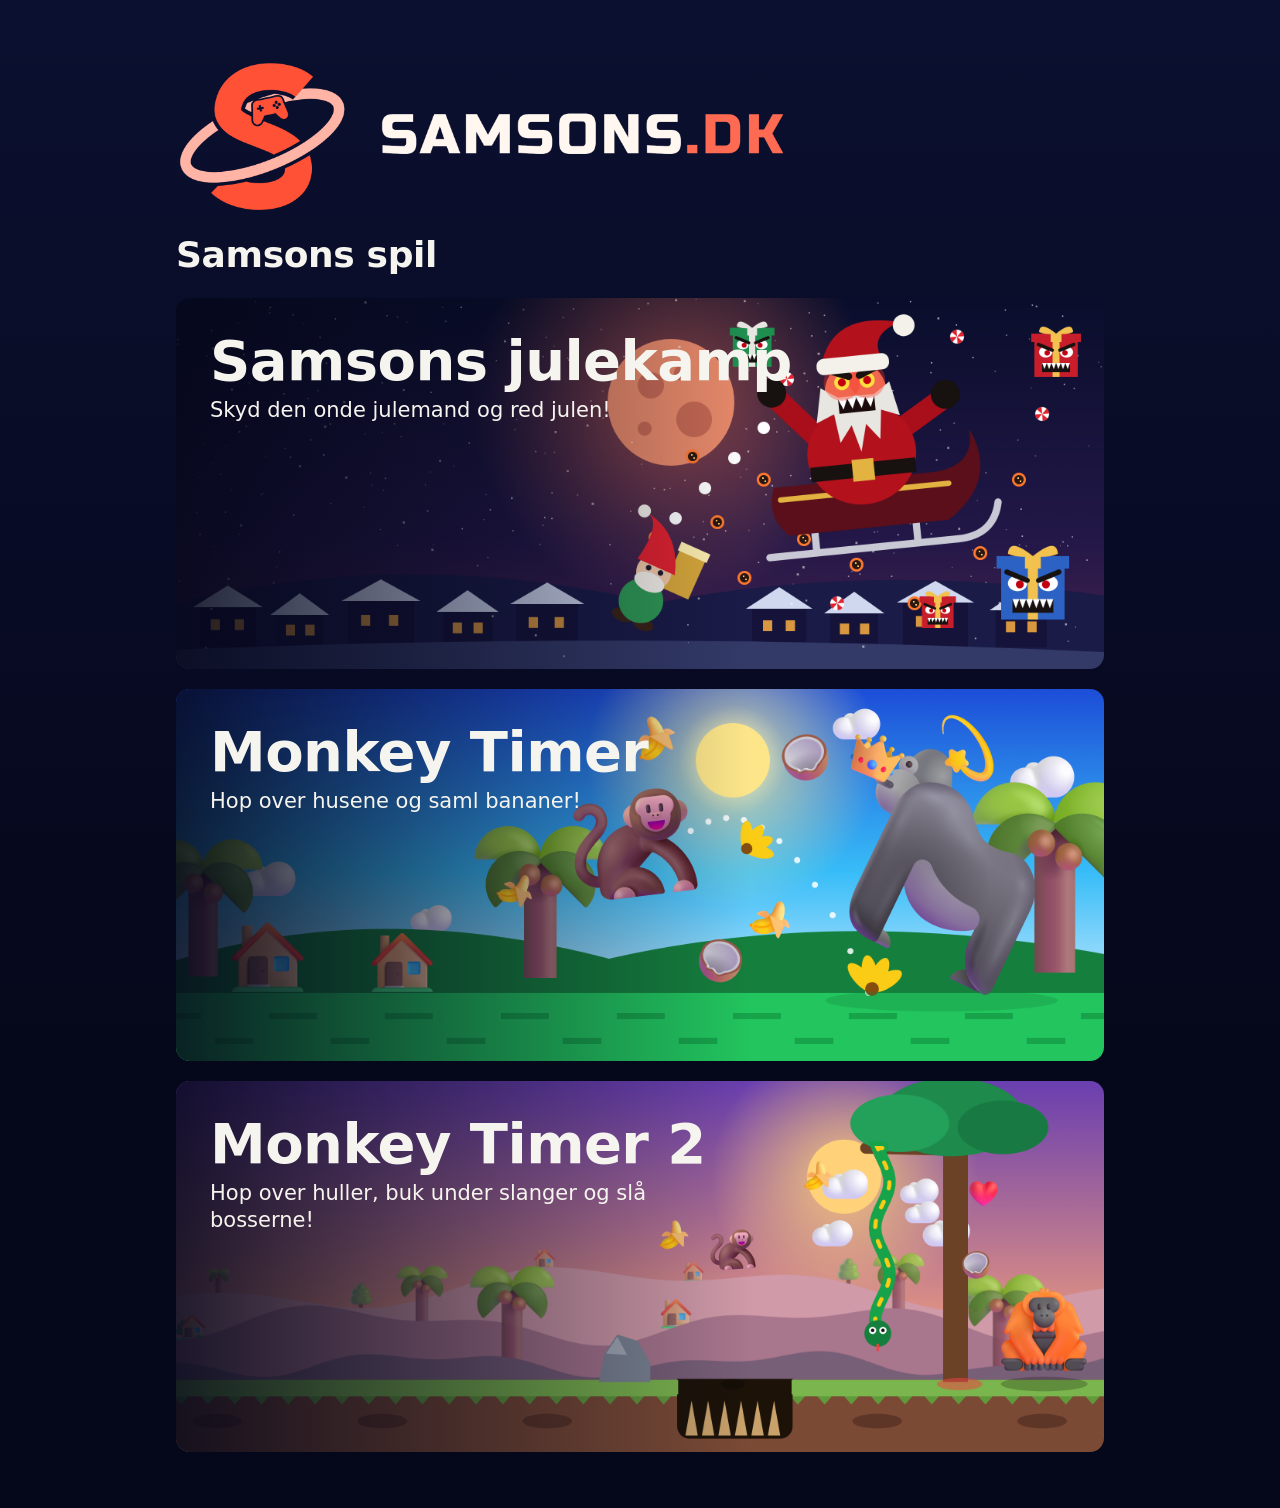
<file: docs/index.html>
<!doctype html>
<html lang="da">
<head>
  <meta charset="utf-8">
  <meta name="viewport" content="width=device-width, initial-scale=1, viewport-fit=cover">
  <meta name="theme-color" content="#0b1030">
  <title>Samsons spil</title>
  <link rel="icon" type="image/png" sizes="32x32" href="logo/favicon-32.png">
  <link rel="icon" type="image/svg+xml" href="logo/favicon.svg">
  <link rel="apple-touch-icon" href="logo/apple-touch-icon.png">
  <link rel="stylesheet" href="style.css">
</head>
<body>
  <main class="page">
    <header class="site-header">
      <img class="site-logo" src="logo/header.png" alt="Samsons.dk">
      <h1>Samsons spil</h1>
    </header>

    <nav class="banners" aria-label="Spil">
      <a class="banner" href="samsonsjulekamp/">
        <img src="samsonsjulekamp/banner.png" width="2400" height="960"
          alt="En lille nisse skyder snebolde mod den onde julemand i hans slæde, mens sure gaver flyver omkring dem.">
        <span class="banner-text">
          <span class="banner-title">Samsons julekamp</span>
          <span class="banner-tagline">Skyd den onde julemand og red julen!</span>
        </span>
      </a>

      <a class="banner" href="monkeytimer/">
        <img src="monkeytimer/banner.png" width="2400" height="960"
          alt="En abe kaster bananskræller, og en gorilla med krone glider i dem, mens kokosnødder flyver gennem luften.">
        <span class="banner-text">
          <span class="banner-title">Monkey Timer</span>
          <span class="banner-tagline">Hop over husene og saml bananer!</span>
        </span>
      </a>

      <a class="banner" href="monkeytimer2/">
        <img src="monkeytimer2/banner.png" width="2400" height="960"
          alt="En abe springer over en abefælde i junglen ved solnedgang, mens en slange hænger ned fra et træ og en gorilla venter.">
        <span class="banner-text">
          <span class="banner-title">Monkey Timer 2</span>
          <span class="banner-tagline">Hop over huller, buk under slanger og slå bosserne!</span>
        </span>
      </a>
    </nav>
  </main>
</body>
</html>
</file>
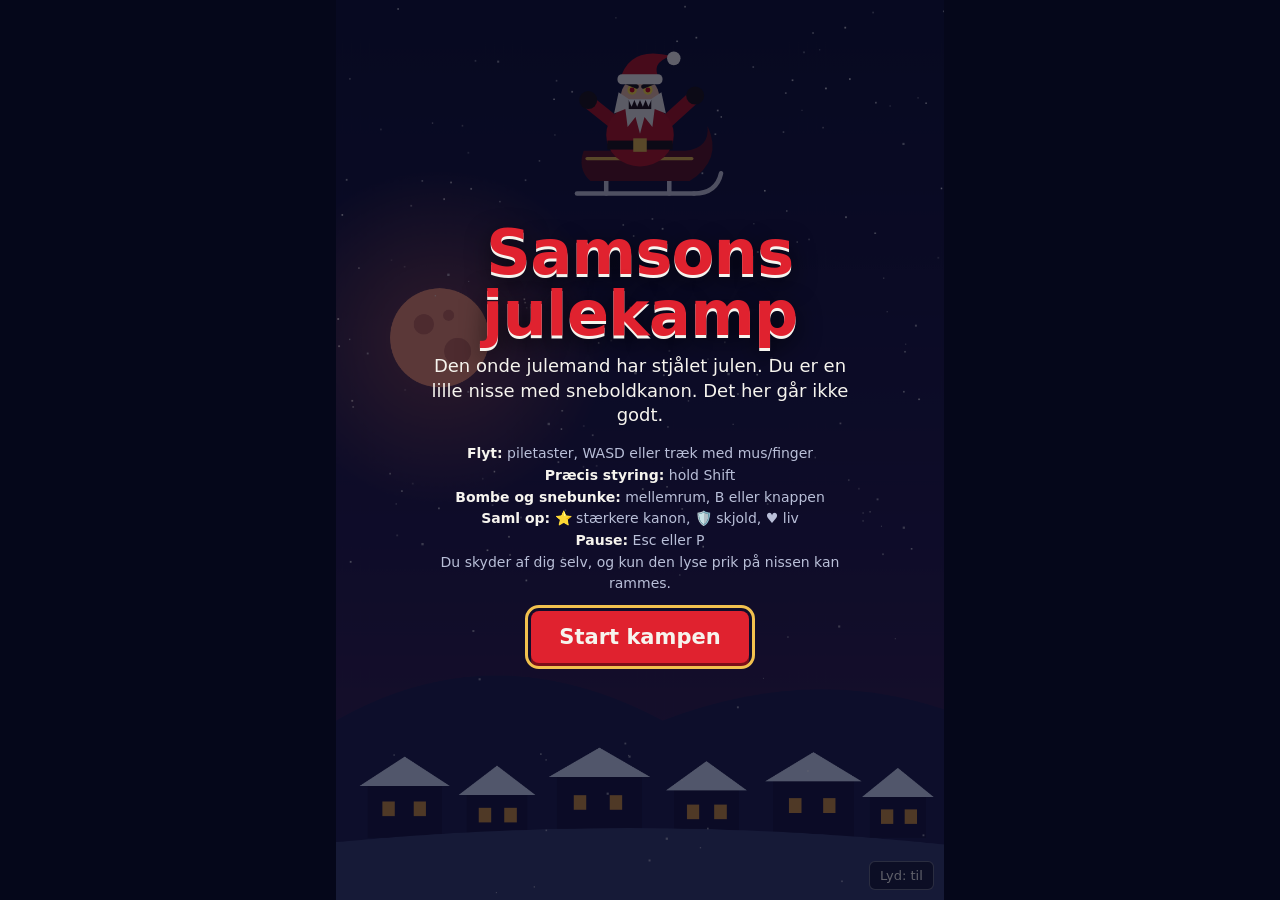
<file: public/index.html>
<!doctype html>
<html lang="da">
<head>
  <meta charset="utf-8">
  <meta name="viewport" content="width=device-width, initial-scale=1, viewport-fit=cover">
  <meta name="theme-color" content="#0b1030">
  <title>Samsons julekamp</title>
  <link rel="stylesheet" href="style.css">
</head>
<body>
  <main id="stage">
    <canvas id="canvas" width="540" height="800" aria-label="Spillet Samsons julekamp"></canvas>

    <button id="bomb" type="button" tabindex="-1" hidden>Bombe</button>
    <button id="mute" type="button" aria-label="Slå lyd til eller fra">Lyd: til</button>

    <section id="overlay">
      <div class="panel">
        <h1 id="overlay-title"></h1>
        <p id="overlay-body"></p>
        <p id="overlay-help" class="help">
          <b>Flyt:</b> piletaster, WASD eller træk med mus/finger<br>
          <b>Præcis styring:</b> hold Shift<br>
          <b>Bombe og snebunke:</b> mellemrum, B eller knappen<br>
          <b>Saml op:</b> ⭐ stærkere kanon, 🛡️ skjold, ♥ liv<br>
          <b>Pause:</b> Esc eller P<br>
          Du skyder af dig selv, og kun den lyse prik på nissen kan rammes.
        </p>
        <div id="overlay-gifts" class="gifts" hidden></div>
        <button id="overlay-button" type="button"></button>
        <p id="overlay-stats" class="stats"></p>
      </div>
    </section>
  </main>
  <script src="game.js"></script>
</body>
</html>
</file>
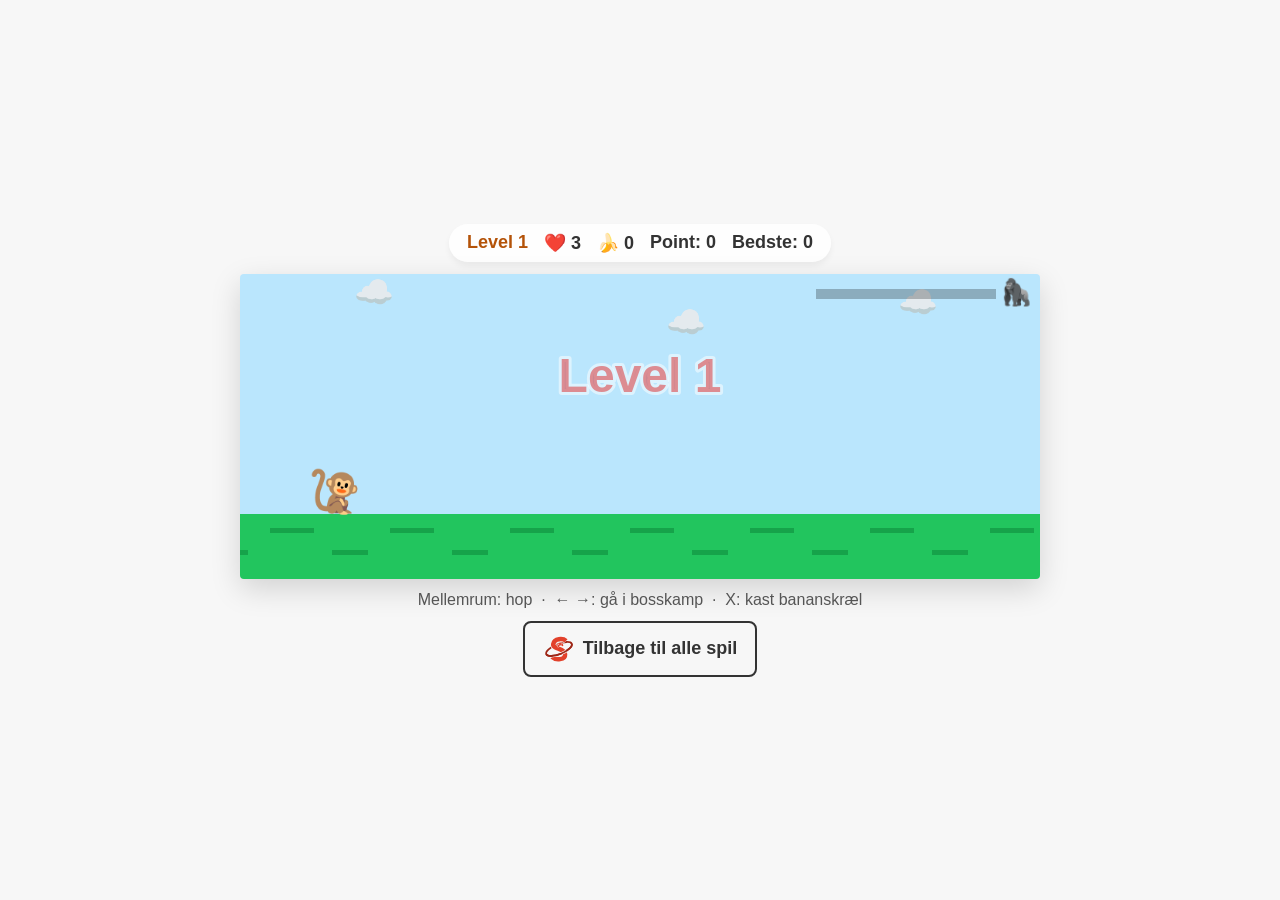
<file: docs/monkeytimer/index.html>
<!DOCTYPE html>
<html lang="da">
<head>
    <meta charset="UTF-8">
    <meta name="viewport" content="width=device-width, initial-scale=1.0">
    <title>Monkey Timer</title>
    <link rel="icon" type="image/png" sizes="32x32" href="../logo/favicon-32.png">
    <link rel="icon" type="image/svg+xml" href="../logo/favicon.svg">
    <link rel="apple-touch-icon" href="../logo/apple-touch-icon.png">
    <style>
        body {
            margin: 0;
            background-color: #f7f7f7;
            font-family: Arial, sans-serif;
            display: flex;
            flex-direction: column;
            justify-content: center;
            align-items: center;
            gap: 12px;
            height: 100vh;
            height: 100dvh;
            overflow: hidden;
            touch-action: manipulation;
            user-select: none;
            -webkit-user-select: none;
            -webkit-touch-callout: none;
        }
        #gameCanvas {
            border-bottom: 5px solid #22c55e; /* Grøn kant i bunden */
            background-color: #bae6fd; /* Flot blå himmel */
            box-shadow: 0 10px 30px rgba(0,0,0,0.15);
            border-radius: 4px;
            /* Skalér ned, så spillet passer på en telefon, også på tværs. */
            width: min(calc(100vw - 16px), 800px, calc((100vh - 180px) * 8 / 3));
            width: min(calc(100vw - 16px), 800px, calc((100dvh - 180px) * 8 / 3));
            height: auto;
        }
        #uiContainer {
            display: flex;
            flex-wrap: wrap;
            justify-content: center;
            gap: 4px 16px;
            font-size: 18px;
            font-weight: bold;
            color: #333;
            background: rgba(255, 255, 255, 0.9);
            padding: 8px 18px;
            border-radius: 24px;
            box-shadow: 0 4px 6px rgba(0,0,0,0.05);
        }
        #levelBox {
            color: #b45309;
        }
        .keys {
            margin: 0;
            color: #555;
            font-size: 16px;
        }
        #controls {
            display: none;
            justify-content: space-between;
            width: calc(100vw - 16px);
            max-width: 800px;
        }
        .pad {
            display: flex;
            gap: 10px;
        }
        .pad button {
            min-width: 76px;
            height: 64px;
            padding: 0 8px;
            border: 2px solid #333;
            border-radius: 12px;
            background: #fff;
            color: #333;
            font: inherit;
            font-size: 22px;
            font-weight: 700;
            touch-action: none;
        }
        .pad button:active {
            background: #fde68a;
        }
        /* Gå og kast bruges kun under bosskampen. */
        body:not(.boss-mode) .boss-only {
            opacity: 0.35;
        }
        .back {
            display: inline-flex;
            align-items: center;
            justify-content: center;
            gap: 8px;
            min-width: 200px;
            min-height: 52px;
            padding: 10px 18px;
            box-sizing: border-box;
            border: 2px solid #333;
            border-radius: 8px;
            color: #333;
            font-size: 18px;
            font-weight: 700;
            text-decoration: none;
        }
        @media (hover: none) and (pointer: coarse) {
            .keys {
                display: none;
            }
            #controls {
                display: flex;
            }
            #gameCanvas {
                width: min(calc(100vw - 16px), 800px, calc((100dvh - 260px) * 8 / 3));
            }
        }
        /* Telefon på tværs: knapperne står på hver side af banen. */
        @media (hover: none) and (pointer: coarse) and (orientation: landscape) {
            body {
                display: grid;
                grid-template-columns: auto minmax(0, 1fr) auto;
                grid-template-rows: auto minmax(0, 1fr) auto;
                grid-template-areas:
                    "ui ui ui"
                    "left game right"
                    "back back back";
                justify-items: center;
                align-items: center;
                gap: 6px 10px;
                padding: 6px 10px;
                box-sizing: border-box;
            }
            #uiContainer { grid-area: ui; padding: 4px 16px; }
            #gameCanvas {
                grid-area: game;
                width: min(100%, calc((100dvh - 130px) * 8 / 3));
            }
            #controls { display: contents; }
            .pad { flex-direction: column; }
            .pad:first-child { grid-area: left; }
            .pad:last-child { grid-area: right; }
            .pad button { height: 58px; }
            .back { grid-area: back; min-height: 44px; padding: 6px 18px; }
        }
    </style>
</head>
<body>

    <div id="uiContainer">
        <div id="levelBox">Level <span id="level">1</span></div>
        <div>❤️ <span id="lives">3</span></div>
        <div>🍌 <span id="ammo">0</span></div>
        <div>Point: <span id="score">0</span></div>
        <div>Bedste: <span id="highScore">0</span></div>
    </div>
    <canvas id="gameCanvas" width="800" height="300"></canvas>
    <p class="keys">Mellemrum: hop &nbsp;·&nbsp; ← →: gå i bosskamp &nbsp;·&nbsp; X: kast bananskræl</p>
    <div id="controls">
        <div class="pad">
            <button id="btnLeft" class="boss-only" type="button" aria-label="Gå til venstre">◀</button>
            <button id="btnRight" class="boss-only" type="button" aria-label="Gå til højre">▶</button>
        </div>
        <div class="pad">
            <button id="btnThrow" class="boss-only" type="button">Kast</button>
            <button id="btnJump" type="button">Hop</button>
        </div>
    </div>
    <a class="back" href="../"><img src="../logo/mark-on-light.svg" alt="" width="32" height="32">Tilbage til alle spil</a>

<script>
const canvas = document.getElementById("gameCanvas");
const ctx = canvas.getContext("2d");

const TAU = Math.PI * 2;
const groundY = 240; // Jorden er placeret ved 240px på skærmen

const START_LIVES = 3;
const MAX_LIVES = 5;
const MAX_AMMO = 12;
const HURT_SAFE_FRAMES = 90;

const GRAVITY = 0.6;
const JUMP_FORCE = -13;
const RUN_X = 75;
const WALK_SPEED = 4.5;
const ARENA_MIN_X = 20;
const ARENA_MAX_X = 340;

const THROW_COOLDOWN = 18;
const MAX_PEELS = 4;
const PEEL_LIFE = 480;
const PEEL_GROUND_Y = groundY - 8;
const SHOT_GRAVITY = 0.25;
const SHOT_GROUND_Y = groundY - 14;
const GROUND_BANANA_LIFE = 420;

const BOSS_SIZE = 80;
const BOSS_MIN_X = 360;
const BOSS_MAX_X = 700;
const BOSS_START_X = 640;
const BOSS_Y = groundY - BOSS_SIZE;

const BOSSES = [
    { name: "Gorilla Gunnar", icon: "🦍", hat: null },
    { name: "Orangutang Olga", icon: "🦧", hat: null },
    { name: "Bandit-Bent", icon: "🦍", hat: "🤠" },
    { name: "Kong Kokos", icon: "🦧", hat: "👑" },
];

// Alt, der gør hver boss sværere, står her.
const bossStats = (level) => ({
    hp: 2 + level,
    speed: Math.min(5, 1.5 + (level - 1) * 0.5),
    throwEvery: Math.max(45, 110 - (level - 1) * 12),
    coconuts: 1 + Math.floor((level - 1) / 2),
    flightFrames: Math.max(38, 58 - level * 3),
    rollingCoconuts: level >= 2,
    chargeEvery: level >= 2 ? Math.max(200, 480 - level * 40) : Infinity,
    chargeSpeed: 7 + level,
    coconutRain: level >= 3,
});

const obstaclesBeforeBoss = (level) => 10 + level * 2;
const runSpeed = (level) => Math.min(10, 5.5 + (level - 1) * 0.6);
const minObstacleGap = (level) => Math.max(55, 85 - level * 5);

const monkey = {
    x: RUN_X, y: groundY - 40, width: 40, height: 40,
    velocity: 0, isGrounded: true, invulnerable: 0, throwCooldown: 0,
};

let mode = "run"; // run, boss eller gameover
let level = 1;
let score = 0;
let highScore = 0;
let lives = START_LIVES;
let ammo = 0;
let restartLock = 0;

let scroll = 0;
let gameSpeed = runSpeed(1);
let spawnTimer = 0;
let nextGap = 90;
let passed = 0;
let shake = 0;
let banner = null;
let frameCount = 0;

let boss = null;
let obstacles = [];
let pickups = [];
let clouds = [];
let peels = [];
let shots = [];
let groundBananas = [];
let effects = [];

const keys = new Set();

const rand = (min, max) => min + Math.random() * (max - min);
const clamp = (value, min, max) => Math.max(min, Math.min(max, value));
const overlaps = (a, b) =>
    a.x < b.x + b.width && a.x + a.width > b.x && a.y < b.y + b.height && a.y + a.height > b.y;
const bossBox = () => ({ x: boss.x + 14, y: boss.y + 10, width: BOSS_SIZE - 28, height: BOSS_SIZE - 10 });
const shotBox = (shot) => ({ x: shot.x - 13, y: shot.y - 13, width: 26, height: 26 });

/* ---------- Styring ---------- */

function pressJump() {
    if (mode === "gameover") {
        if (restartLock <= 0) {
            resetGame();
        }
        return;
    }
    if (monkey.isGrounded) {
        monkey.velocity = JUMP_FORCE;
        monkey.isGrounded = false;
    }
}

function throwPeel() {
    if (mode !== "boss" || !boss || boss.state === "enter" || boss.state === "defeated") return;
    if (ammo <= 0 || monkey.throwCooldown > 0 || peels.length >= MAX_PEELS) return;
    ammo -= 1;
    monkey.throwCooldown = THROW_COOLDOWN;
    peels.push({ x: monkey.x + 30, y: monkey.y + 10, vx: 9.5, vy: -8, landed: false, life: PEEL_LIFE, rot: 0 });
}

window.addEventListener("keydown", (e) => {
    if (["Space", "ArrowUp", "ArrowLeft", "ArrowRight", "ArrowDown"].includes(e.code)) {
        e.preventDefault();
    }
    keys.add(e.code);
    if (e.repeat) return;
    if (e.code === "Space" || e.code === "ArrowUp" || e.code === "KeyW") pressJump();
    if (e.code === "KeyX" || e.code === "KeyZ" || e.code === "Enter") throwPeel();
});
window.addEventListener("keyup", (e) => keys.delete(e.code));
window.addEventListener("blur", () => keys.clear());

// Tryk hvor som helst for at hoppe, undtagen på knapperne.
document.addEventListener("touchstart", (e) => {
    if (!e.target.closest("a, button")) {
        pressJump();
    }
});

function bindPress(id, onPress) {
    document.getElementById(id).addEventListener("pointerdown", (e) => {
        e.preventDefault();
        onPress();
    });
}

function bindHold(id, key) {
    const button = document.getElementById(id);
    button.addEventListener("pointerdown", (e) => {
        e.preventDefault();
        button.setPointerCapture(e.pointerId);
        keys.add(key);
    });
    for (const type of ["pointerup", "pointercancel"]) {
        button.addEventListener(type, () => keys.delete(key));
    }
}

bindPress("btnJump", pressJump);
bindPress("btnThrow", throwPeel);
bindHold("btnLeft", "TouchLeft");
bindHold("btnRight", "TouchRight");

/* ---------- Spillets gang ---------- */

function resetGame() {
    mode = "run";
    level = 1;
    score = 0;
    lives = START_LIVES;
    ammo = 0;
    boss = null;
    obstacles = [];
    pickups = [];
    peels = [];
    shots = [];
    groundBananas = [];
    effects = [];
    clouds = [
        { x: 150, y: 30, speed: 0.6 },
        { x: 450, y: 60, speed: 0.4 },
        { x: 700, y: 40, speed: 0.7 }
    ];
    monkey.x = RUN_X;
    monkey.y = groundY - 40;
    monkey.velocity = 0;
    monkey.isGrounded = true;
    monkey.invulnerable = 0;
    startRun();
    banner = { title: "Level 1", subtitle: "", time: 70 };
}

function startRun() {
    gameSpeed = runSpeed(level);
    passed = 0;
    spawnTimer = 0;
    nextGap = 60;
}

function startBoss() {
    const info = BOSSES[(level - 1) % BOSSES.length];
    const stats = bossStats(level);
    mode = "boss";
    obstacles = [];
    pickups = [];
    boss = {
        ...info, stats,
        x: 860, y: BOSS_Y,
        hp: stats.hp, state: "enter", time: 0, dir: -1, slide: 0, spin: 0,
        fall: 0, throwTimer: 60, chargeTimer: stats.chargeEvery,
    };
    banner = {
        title: info.name,
        subtitle: level === 1 ? "Kast bananskræller, så den glider!" : "BOSSKAMP!",
        time: 130,
    };
}

function finishBoss() {
    level += 1;
    mode = "run";
    boss = null;
    peels = [];
    shots = [];
    groundBananas = [];
    lives = Math.min(MAX_LIVES, lives + 1);
    monkey.invulnerable = 60;
    startRun();
    banner = { title: `Level ${level}!`, subtitle: "+1 liv", time: 90 };
}

function hurt() {
    if (monkey.invulnerable > 0 || mode === "gameover") return;
    lives -= 1;
    monkey.invulnerable = HURT_SAFE_FRAMES;
    shake = 10;
    addEffect("💥", monkey.x + 20, monkey.y + 10);
    if (lives <= 0) {
        mode = "gameover";
        restartLock = 35;
        highScore = Math.max(highScore, score);
    }
}

function addEffect(icon, x, y) {
    effects.push({ icon, x, y, life: 40 });
}

/* ---------- Opdatering ---------- */

function step() {
    frameCount += 1;
    updateClouds();
    if (shake > 0) shake -= 1;
    if (banner && --banner.time <= 0) banner = null;

    effects = effects.filter((effect) => {
        effect.y -= 0.8;
        return --effect.life > 0;
    });

    if (mode === "gameover") {
        restartLock -= 1;
    } else {
        updateMonkey();
        if (mode === "run") {
            updateRun();
        } else {
            updateBoss();
        }
    }
    updateUi();
}

function updateClouds() {
    if (Math.random() < 0.006 && clouds.length < 6) {
        clouds.push({ x: canvas.width, y: 15 + Math.random() * 65, speed: 0.4 + Math.random() * 0.8 });
    }
    clouds = clouds.filter((cloud) => {
        cloud.x -= cloud.speed;
        return cloud.x > -60;
    });
}

function updateMonkey() {
    if (monkey.invulnerable > 0) monkey.invulnerable -= 1;
    if (monkey.throwCooldown > 0) monkey.throwCooldown -= 1;

    if (mode === "boss") {
        const right = keys.has("ArrowRight") || keys.has("KeyD") || keys.has("TouchRight");
        const left = keys.has("ArrowLeft") || keys.has("KeyA") || keys.has("TouchLeft");
        monkey.x = clamp(monkey.x + ((right ? 1 : 0) - (left ? 1 : 0)) * WALK_SPEED, ARENA_MIN_X, ARENA_MAX_X);
    } else if (monkey.x !== RUN_X) {
        // Tilbage til startpladsen, når banen begynder at køre igen.
        monkey.x += clamp(RUN_X - monkey.x, -3, 3);
    }

    monkey.velocity += GRAVITY;
    monkey.y += monkey.velocity;
    if (monkey.y >= groundY - 40) {
        monkey.y = groundY - 40;
        monkey.velocity = 0;
        monkey.isGrounded = true;
    }
}

function updateRun() {
    scroll += gameSpeed;

    if (++spawnTimer > nextGap && passed + obstacles.length < obstaclesBeforeBoss(level)) {
        spawnTimer = 0;
        const gap = minObstacleGap(level);
        nextGap = Math.floor(rand(gap, gap + 70));
        obstacles.push({ x: canvas.width, y: groundY - 35, width: 35, height: 35 });

        if (Math.random() > 0.3) {
            pickups.push({
                kind: "banana", x: canvas.width + rand(0, 40), y: groundY - 140 - rand(0, 50), width: 25, height: 25,
            });
        }
        if (lives < MAX_LIVES && Math.random() < 0.18) {
            pickups.push({ kind: "heart", x: canvas.width + 120, y: groundY - 125, width: 28, height: 28 });
        }
    }

    pickups = pickups.filter((pickup) => {
        pickup.x -= gameSpeed;
        if (overlaps(monkey, pickup)) {
            if (pickup.kind === "heart") {
                lives = Math.min(MAX_LIVES, lives + 1);
                addEffect("❤️", pickup.x, pickup.y);
            } else {
                ammo = Math.min(MAX_AMMO, ammo + 1);
                score += 5;
            }
            return false;
        }
        return pickup.x + pickup.width > 0;
    });

    obstacles = obstacles.filter((obstacle) => {
        obstacle.x -= gameSpeed;
        if (overlaps(monkey, obstacle)) {
            hurt();
        }
        if (obstacle.x + obstacle.width < 0) {
            score += 1;
            passed += 1;
            return false;
        }
        return true;
    });

    if (mode === "run" && passed >= obstaclesBeforeBoss(level)) {
        startBoss();
    }
}

function updateBoss() {
    updateBossMovement();
    if (!boss) return;
    updatePeels();
    updateShots();
    updateGroundBananas();
}

function updateBossMovement() {
    const { stats } = boss;
    boss.time += 1;

    switch (boss.state) {
        case "enter":
            boss.x -= 3;
            if (boss.x <= BOSS_START_X) {
                boss.state = "walk";
            }
            return;

        case "walk":
            boss.x += boss.dir * stats.speed;
            if (boss.x >= BOSS_MAX_X) boss.dir = -1;
            if (boss.x <= BOSS_MIN_X && boss.dir < 0) boss.dir = 1;
            if (--boss.throwTimer <= 0) {
                boss.throwTimer = stats.throwEvery;
                bossThrow();
            }
            if (--boss.chargeTimer <= 0 && boss.x > 300) {
                boss.state = "windup";
                boss.time = 0;
                boss.dir = -1;
            }
            break;

        case "windup":
            if (boss.time >= 45) {
                boss.state = "charge";
            }
            break;

        case "charge":
            boss.x -= stats.chargeSpeed;
            if (boss.x <= 20) {
                boss.state = "walk";
                boss.dir = 1;
                boss.chargeTimer = stats.chargeEvery;
            }
            break;

        case "slip":
            boss.x = clamp(boss.x + boss.slide, 20, BOSS_MAX_X);
            boss.slide *= 0.94;
            boss.spin += 0.09;
            if (boss.time >= 80) {
                boss.state = "walk";
                boss.spin = 0;
                boss.dir = boss.x > (BOSS_MIN_X + BOSS_MAX_X) / 2 ? -1 : 1;
                boss.throwTimer = Math.min(boss.throwTimer, 40);
            }
            return;

        case "defeated":
            boss.x += 3;
            boss.fall += 0.35;
            boss.y += boss.fall - 5;
            boss.spin += 0.15;
            if (boss.time >= 100) {
                finishBoss();
            }
            return;
    }

    if (overlaps(monkey, bossBox())) {
        hurt();
    }
}

function bossThrow() {
    const { stats } = boss;
    const bananasAround = ammo + peels.length + groundBananas.length + shots.filter((s) => s.kind === "banana").length;

    // Der skal altid være noget at kaste med, så man aldrig sidder fast.
    if (bananasAround === 0 || Math.random() < 0.3) {
        launchShot("banana", rand(60, 320));
        return;
    }
    for (let i = 0; i < stats.coconuts; i++) {
        launchShot("coconut", clamp(monkey.x + 20 + rand(-40, 40) + i * 70, ARENA_MIN_X, ARENA_MAX_X));
    }
    if (stats.coconutRain && Math.random() < 0.5) {
        shots.push({ kind: "coconut", x: monkey.x + 20, y: -20, vx: 0, vy: 2, rolling: false, rot: 0 });
    }
}

function launchShot(kind, targetX) {
    const startX = boss.x + 20;
    const startY = boss.y + 10;
    const frames = boss.stats.flightFrames;
    shots.push({
        kind,
        x: startX,
        y: startY,
        vx: (targetX - startX) / frames,
        vy: (SHOT_GROUND_Y - startY - 0.5 * SHOT_GRAVITY * frames * frames) / frames,
        rolling: false,
        rot: 0,
    });
}

function updatePeels() {
    peels = peels.filter((peel) => {
        if (peel.landed) {
            if (--peel.life <= 0) return false;
            if (["walk", "windup", "charge"].includes(boss.state) && Math.abs(peel.x - (boss.x + BOSS_SIZE / 2)) < 28) {
                slipBoss();
                return false;
            }
            return true;
        }

        // Rammer skrællen gorillaen i luften, falder den ned for fødderne af den.
        if (boss.state !== "defeated" && overlaps({ x: peel.x - 8, y: peel.y - 8, width: 16, height: 16 }, bossBox())) {
            peel.vx = 0;
        }
        peel.vy += 0.5;
        peel.x += peel.vx;
        peel.y += peel.vy;
        peel.rot += 0.3;
        if (peel.y >= PEEL_GROUND_Y) {
            peel.y = PEEL_GROUND_Y;
            peel.landed = true;
            peel.rot = 0;
        }
        return peel.x < canvas.width + 20;
    });
}

function slipBoss() {
    boss.hp -= 1;
    boss.state = "slip";
    boss.time = 0;
    boss.spin = 0;
    boss.slide = boss.dir * 6;
    score += 10;
    shake = 8;
    addEffect("💫", boss.x + 40, boss.y);

    if (boss.hp <= 0) {
        boss.state = "defeated";
        boss.fall = 0;
        score += 25 * level;
        shots = [];
        peels = [];
        groundBananas = [];
        banner = { title: "Besejret!", subtitle: `+${25 * level} point`, time: 90 };
    }
}

function updateShots() {
    shots = shots.filter((shot) => {
        shot.rot += 0.2;
        if (shot.rolling) {
            shot.x += shot.vx;
        } else {
            shot.vy += SHOT_GRAVITY;
            shot.x += shot.vx;
            shot.y += shot.vy;
            if (shot.y >= SHOT_GROUND_Y) {
                shot.y = SHOT_GROUND_Y;
                if (shot.kind === "banana") {
                    groundBananas.push({ x: shot.x - 13, y: SHOT_GROUND_Y - 13, width: 26, height: 26, life: GROUND_BANANA_LIFE });
                    return false;
                }
                if (!boss.stats.rollingCoconuts) {
                    addEffect("💨", shot.x, shot.y);
                    return false;
                }
                shot.rolling = true;
                shot.vx = -(3.5 + level * 0.4);
            }
        }

        if (overlaps(monkey, shotBox(shot))) {
            if (shot.kind === "banana") {
                ammo = Math.min(MAX_AMMO, ammo + 1);
                return false;
            }
            hurt();
            return false;
        }
        return shot.x > -30;
    });
}

function updateGroundBananas() {
    groundBananas = groundBananas.filter((banana) => {
        if (overlaps(monkey, banana)) {
            ammo = Math.min(MAX_AMMO, ammo + 1);
            return false;
        }
        return --banana.life > 0;
    });
}

/* ---------- Visning ---------- */

function setText(id, value) {
    const element = document.getElementById(id);
    if (element.textContent !== String(value)) {
        element.textContent = value;
    }
}

function updateUi() {
    highScore = Math.max(highScore, score);
    setText("level", level);
    setText("lives", lives);
    setText("ammo", ammo);
    setText("score", score);
    setText("highScore", highScore);
    document.body.classList.toggle("boss-mode", mode === "boss");
}

function drawEmoji(icon, centerX, centerY, size, rotation = 0, flip = false) {
    ctx.save();
    ctx.translate(centerX, centerY);
    ctx.rotate(rotation);
    if (flip) ctx.scale(-1, 1);
    ctx.font = `${size}px Arial`;
    ctx.textAlign = "center";
    ctx.textBaseline = "middle";
    ctx.fillStyle = "#000";
    ctx.fillText(icon, 0, 0);
    ctx.restore();
}

function drawGround() {
    ctx.fillStyle = "#22c55e";
    ctx.fillRect(0, groundY, canvas.width, canvas.height - groundY);
    ctx.fillStyle = "#16a34a";
    const offset = -(scroll % 120);
    for (let x = offset; x < canvas.width; x += 120) {
        ctx.fillRect(x, groundY + 14, 44, 5);
        ctx.fillRect(x + 62, groundY + 36, 36, 5);
    }
}

function drawPeel(peel) {
    ctx.save();
    ctx.translate(peel.x, peel.y);
    ctx.rotate(peel.rot);
    ctx.fillStyle = "#facc15";
    for (const angle of [-0.9, -0.3, 0.3, 0.9]) {
        ctx.save();
        ctx.rotate(angle);
        ctx.beginPath();
        ctx.ellipse(0, -9, 4.5, 11, 0, 0, TAU);
        ctx.fill();
        ctx.restore();
    }
    ctx.fillStyle = "#854d0e";
    ctx.beginPath();
    ctx.arc(0, 0, 4, 0, TAU);
    ctx.fill();
    ctx.restore();
}

function drawBoss() {
    const shakeX = boss.state === "windup" ? rand(-3, 3) : 0;
    const centerX = boss.x + BOSS_SIZE / 2 + shakeX;
    const centerY = boss.y + BOSS_SIZE / 2;
    drawEmoji(boss.icon, centerX, centerY, BOSS_SIZE, boss.spin * boss.dir, boss.dir > 0);

    if (boss.hat && boss.state !== "defeated" && boss.state !== "slip") {
        drawEmoji(boss.hat, centerX, boss.y + 2, 34);
    }
    if (boss.state === "slip") {
        drawEmoji("💫", centerX, boss.y - 4, 30, boss.time * 0.2);
    }
    if (boss.state === "windup") {
        drawEmoji("❗", centerX, boss.y - 12, 34);
    }

    if (boss.state !== "defeated") {
        const width = 280;
        const x = (canvas.width - width) / 2;
        ctx.fillStyle = "#333";
        ctx.font = "bold 22px Arial";
        ctx.textAlign = "center";
        ctx.textBaseline = "alphabetic";
        ctx.fillText(boss.name, canvas.width / 2, 24);
        ctx.fillStyle = "rgba(0,0,0,0.55)";
        ctx.fillRect(x, 31, width, 14);
        ctx.fillStyle = "#ef4444";
        ctx.fillRect(x + 2, 33, (width - 4) * (boss.hp / boss.stats.hp), 10);
        ctx.fillStyle = "rgba(0,0,0,0.55)";
        for (let i = 1; i < boss.stats.hp; i++) {
            ctx.fillRect(x + (width * i) / boss.stats.hp - 1, 31, 2, 14);
        }
    }
}

function drawRunProgress() {
    const width = 180;
    const x = canvas.width - width - 44;
    const progress = Math.min(1, passed / obstaclesBeforeBoss(level));
    ctx.fillStyle = "rgba(0,0,0,0.25)";
    ctx.fillRect(x, 15, width, 10);
    ctx.fillStyle = "#f59e0b";
    ctx.fillRect(x, 15, width * progress, 10);
    drawEmoji("🦍", x + width + 20, 20, 26);
}

function drawBanner() {
    if (!banner) return;
    ctx.globalAlpha = Math.min(1, banner.time / 20);
    ctx.textAlign = "center";
    ctx.textBaseline = "alphabetic";
    ctx.lineJoin = "round";
    ctx.lineWidth = 6;
    ctx.strokeStyle = "#fff";
    ctx.fillStyle = "#dc2626";
    ctx.font = "bold 48px Arial";
    ctx.strokeText(banner.title, canvas.width / 2, 118);
    ctx.fillText(banner.title, canvas.width / 2, 118);
    if (banner.subtitle) {
        ctx.fillStyle = "#333";
        ctx.font = "bold 30px Arial";
        ctx.strokeText(banner.subtitle, canvas.width / 2, 158);
        ctx.fillText(banner.subtitle, canvas.width / 2, 158);
    }
    ctx.globalAlpha = 1;
}

function drawGameOver() {
    ctx.fillStyle = "rgba(0, 0, 0, 0.65)";
    ctx.fillRect(0, 0, canvas.width, canvas.height);
    ctx.fillStyle = "white";
    ctx.textAlign = "center";
    ctx.textBaseline = "alphabetic";
    ctx.font = "bold 36px Arial";
    ctx.fillText("Game Over! 🍌", canvas.width / 2, canvas.height / 2 - 30);
    ctx.font = "bold 24px Arial";
    ctx.fillText(`Du nåede level ${level} og fik ${score} point`, canvas.width / 2, canvas.height / 2 + 10);
    ctx.font = "22px Arial";
    ctx.fillText("Tryk på mellemrum eller skærmen for at spille igen", canvas.width / 2, canvas.height / 2 + 50);
}

function draw() {
    ctx.setTransform(1, 0, 0, 1, 0, 0);
    ctx.clearRect(0, 0, canvas.width, canvas.height);
    if (shake > 0) {
        ctx.translate(rand(-shake, shake) * 0.6, rand(-shake, shake) * 0.6);
    }

    for (const cloud of clouds) {
        drawEmoji("☁️", cloud.x + 20, cloud.y - 10, 32);
    }
    drawGround();

    if (mode === "run") {
        drawRunProgress();
    }

    for (const obstacle of obstacles) {
        drawEmoji("🏠", obstacle.x + 18, obstacle.y + 18, 40);
    }
    for (const pickup of pickups) {
        drawEmoji(pickup.kind === "heart" ? "❤️" : "🍌", pickup.x + 13, pickup.y + 13, 26);
    }
    for (const banana of groundBananas) {
        // Blinker, når den snart forsvinder.
        if (banana.life > 90 || Math.floor(banana.life / 8) % 2 === 0) {
            drawEmoji("🍌", banana.x + 13, banana.y + 13, 26);
        }
    }
    peels.forEach(drawPeel);
    if (boss) {
        drawBoss();
    }
    for (const shot of shots) {
        drawEmoji(shot.kind === "banana" ? "🍌" : "🥥", shot.x, shot.y, 28, shot.rot);
    }

    if (monkey.invulnerable === 0 || Math.floor(monkey.invulnerable / 6) % 2 === 0) {
        drawEmoji("🐒", monkey.x + 20, monkey.y + 20, 42, 0, true);
    }
    for (const effect of effects) {
        drawEmoji(effect.icon, effect.x, effect.y, 30);
    }

    ctx.setTransform(1, 0, 0, 1, 0, 0);
    drawBanner();
    if (mode === "gameover") {
        drawGameOver();
    }
}

// Spillet flytter alt én gang pr. billede, så det må højst køre 60 gange i sekundet,
// ellers kører det dobbelt så hurtigt på telefoner med 120 Hz-skærm.
let lastStep = 0;

function loop(now) {
    if (now - lastStep >= 1000 / 61) {
        lastStep = now;
        step();
        draw();
    }
    requestAnimationFrame(loop);
}

resetGame();
requestAnimationFrame(loop);
</script>
</body>
</html>
</file>
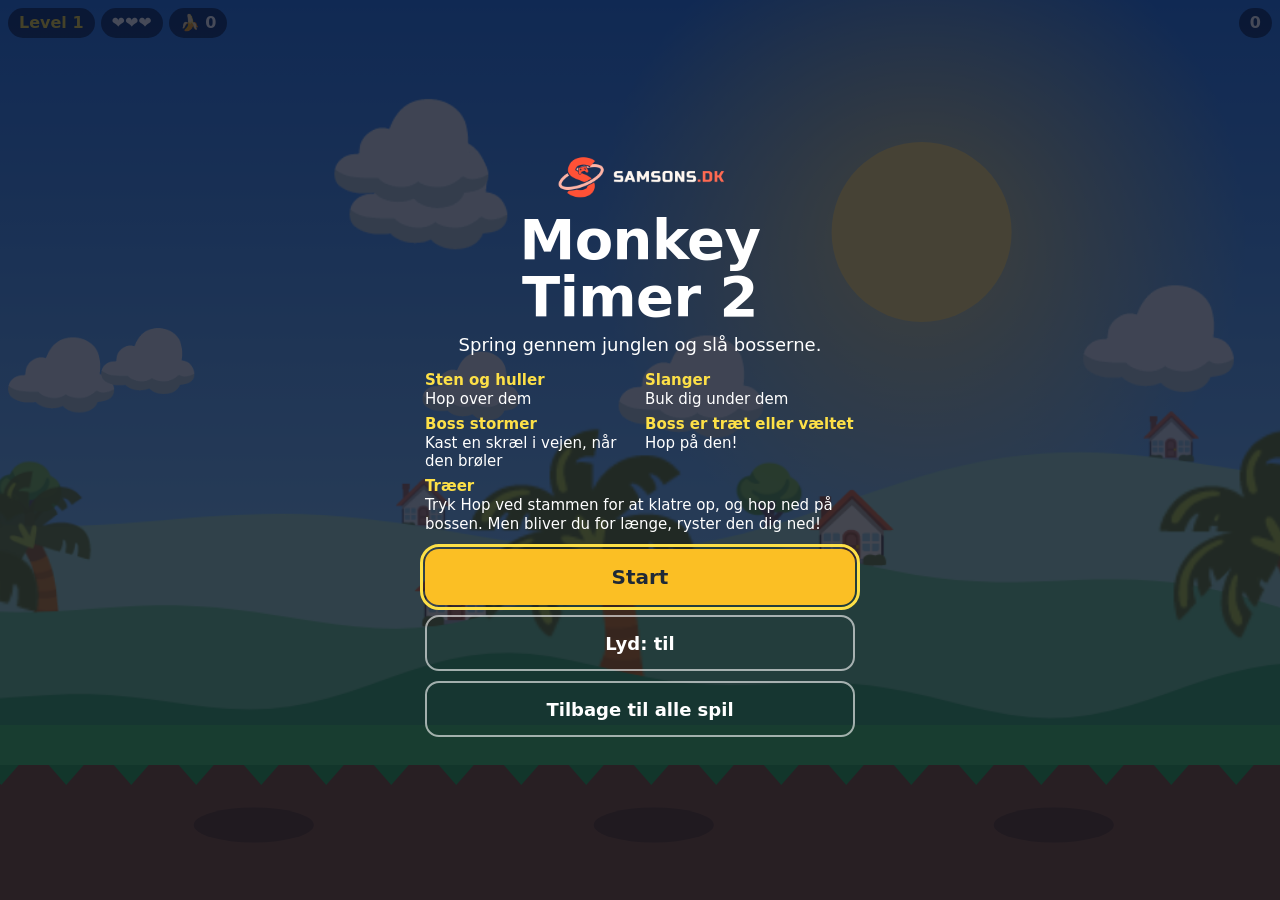
<file: docs/monkeytimer2/index.html>
<!DOCTYPE html>
<html lang="da">
<head>
    <meta charset="UTF-8">
    <meta name="viewport" content="width=device-width, initial-scale=1, viewport-fit=cover">
    <meta name="theme-color" content="#2f80ed">
    <title>Monkey Timer 2</title>
    <link rel="icon" type="image/png" sizes="32x32" href="../logo/favicon-32.png">
    <link rel="icon" type="image/svg+xml" href="../logo/favicon.svg">
    <link rel="apple-touch-icon" href="../logo/apple-touch-icon.png">
    <style>
        * { box-sizing: border-box; }
        [hidden] { display: none !important; }
        html, body { height: 100%; margin: 0; overflow: hidden; overscroll-behavior: none; }
        body {
            background: #0d1b3e;
            color: #fff;
            font-family: system-ui, -apple-system, "Segoe UI", Arial, sans-serif;
            user-select: none;
            -webkit-user-select: none;
            -webkit-touch-callout: none;
            -webkit-tap-highlight-color: transparent;
        }
        #stage { position: fixed; inset: 0; overflow: hidden; }
        #gameCanvas { display: block; width: 100%; height: 100%; touch-action: none; }

        #hud {
            position: absolute;
            top: max(8px, env(safe-area-inset-top));
            left: max(8px, env(safe-area-inset-left));
            right: max(8px, env(safe-area-inset-right));
            display: flex;
            align-items: center;
            gap: 6px;
            pointer-events: none;
        }
        .chip {
            padding: 7px 11px;
            border-radius: 999px;
            background: rgba(8, 15, 35, 0.58);
            font-size: 16px;
            font-weight: 800;
            line-height: 1;
            white-space: nowrap;
        }
        #levelChip { color: #fde047; }
        #scoreChip { margin-left: auto; }
        #pause {
            width: 48px;
            height: 48px;
            border: 0;
            border-radius: 50%;
            background: rgba(8, 15, 35, 0.58);
            color: #fff;
            font: inherit;
            font-size: 18px;
            font-weight: 900;
            cursor: pointer;
            pointer-events: auto;
            touch-action: none;
        }

        #controls {
            position: absolute;
            left: max(14px, env(safe-area-inset-left));
            right: max(14px, env(safe-area-inset-right));
            bottom: max(16px, env(safe-area-inset-bottom));
            display: flex;
            justify-content: space-between;
            align-items: flex-end;
            pointer-events: none;
        }
        .pad { display: flex; gap: 10px; }
        .pad button {
            width: clamp(68px, 20vw, 92px);
            height: clamp(68px, 20vw, 92px);
            border: 2px solid rgba(255, 255, 255, 0.6);
            border-radius: 50%;
            background: rgba(8, 15, 35, 0.34);
            color: #fff;
            font: inherit;
            font-size: 19px;
            font-weight: 800;
            pointer-events: auto;
            touch-action: none;
        }
        .pad button:active { background: rgba(253, 224, 71, 0.7); color: #1f2937; }
        .pad button.call {
            border-color: #fde047;
            background: rgba(253, 224, 71, 0.85);
            color: #1f2937;
        }
        body.mode-run .boss-only { display: none; }
        body.mode-boss .run-only { display: none; }
        body:not(.mode-run):not(.mode-boss) #controls { display: none; }
        @media (orientation: portrait) {
            #controls { bottom: 10vh; bottom: 10dvh; }
        }
        @media (hover: hover) and (pointer: fine) {
            #controls { display: none; }
        }

        #overlay {
            position: absolute;
            inset: 0;
            display: grid;
            place-items: safe center;
            overflow-y: auto;
            padding: 16px;
            background: rgba(6, 12, 30, 0.74);
        }
        .card { width: 100%; max-width: 430px; text-align: center; }
        .logo-link { display: block; width: min(46%, 170px); margin: 0 auto 8px; }
        .logo-link img { display: block; width: 100%; height: auto; }
        /* Telefon på tværs: start-knappen er vigtigere end logoet. */
        @media (max-height: 480px) { .logo-link { display: none; } }
        .card h1 {
            margin: 0 0 8px;
            font-size: clamp(38px, 10vmin, 56px);
            font-weight: 900;
            line-height: 1.02;
            letter-spacing: -0.01em;
        }
        .card p { margin: 0 0 14px; font-size: 18px; line-height: 1.35; }
        #howto {
            display: grid;
            grid-template-columns: repeat(2, 1fr);
            gap: 6px 10px;
            margin-bottom: 16px;
            text-align: left;
            font-size: 15px;
            line-height: 1.25;
        }
        #howto b { color: #fde047; }
        .primary, .back {
            display: flex;
            align-items: center;
            justify-content: center;
            width: 100%;
            min-height: 56px;
            border-radius: 14px;
            font: inherit;
            font-size: 20px;
            font-weight: 800;
            text-decoration: none;
            cursor: pointer;
        }
        .primary { border: 0; background: #fbbf24; color: #1f2937; }
        .primary:disabled { opacity: 0.55; }
        .back { margin-top: 10px; border: 2px solid rgba(255, 255, 255, 0.6); background: none; color: #fff; font-size: 18px; }
        #best { margin: 12px 0 0; color: #fde047; font-size: 16px; font-weight: 700; }
        button:focus-visible, a:focus-visible { outline: 3px solid #fde047; outline-offset: 2px; }
    </style>
</head>
<body class="mode-menu">
    <main id="stage">
        <canvas id="gameCanvas"></canvas>

        <div id="hud">
            <button id="pause" type="button" tabindex="-1" aria-label="Pause">II</button>
            <span id="levelChip" class="chip">Level 1</span>
            <span id="livesChip" class="chip" aria-label="Liv">❤️</span>
            <span id="ammoChip" class="chip">🍌 0</span>
            <span id="scoreChip" class="chip">0</span>
        </div>

        <div id="controls">
            <div class="pad">
                <button id="btnDuck" class="run-only" type="button" tabindex="-1">Buk</button>
                <button id="btnLeft" class="boss-only" type="button" tabindex="-1" aria-label="Gå til venstre">◀</button>
                <button id="btnRight" class="boss-only" type="button" tabindex="-1" aria-label="Gå til højre">▶</button>
            </div>
            <div class="pad">
                <button id="btnThrow" class="boss-only" type="button" tabindex="-1">Kast</button>
                <button id="btnJump" type="button" tabindex="-1">Hop</button>
            </div>
        </div>

        <section id="overlay">
            <div class="card">
                <a class="logo-link" href="../"><img src="../logo/header.png" alt="Samsons.dk – alle spil"></a>
                <h1 id="overlayTitle"></h1>
                <p id="overlayBody"></p>
                <div id="howto">
                    <div><b>Sten og huller</b><br>Hop over dem</div>
                    <div><b>Slanger</b><br>Buk dig under dem</div>
                    <div><b>Boss stormer</b><br>Kast en skræl i vejen, når den brøler</div>
                    <div><b>Boss er træt eller væltet</b><br>Hop på den!</div>
                    <div style="grid-column: 1 / -1"><b>Træer</b><br>Tryk Hop ved stammen for at klatre op, og hop ned på bossen. Men bliver du for længe, ryster den dig ned!</div>
                </div>
                <button id="overlayButton" class="primary" type="button"></button>
                <button id="mute" class="back" type="button">Lyd: til</button>
                <a class="back" href="../">Tilbage til alle spil</a>
                <p id="best"></p>
            </div>
        </section>
    </main>

<script>
"use strict";

const canvas = document.getElementById("gameCanvas");
const ctx = canvas.getContext("2d");
const stage = document.getElementById("stage");
const overlay = document.getElementById("overlay");

const TAU = Math.PI * 2;
const groundY = 240; // Verdens jordhøjde. Kameraet flyttes, så den passer til skærmen.

const START_LIVES = 3;
const MAX_LIVES = 5;
const MAX_AMMO = 6;
const HURT_SAFE_FRAMES = 120;

const GRAVITY = 0.6;
const JUMP_FORCE = -13;
const WALK_SPEED = 5;
const STAND_HEIGHT = 40;
const DUCK_HEIGHT = 22;

const THROW_COOLDOWN = 35;
const PEEL_LIFE = 320;
const PEEL_FLIGHT_FRAMES = 24;
const PEEL_GRAVITY = 0.5;
const PEEL_GROUND_Y = groundY - 8;
const SHOT_GRAVITY = 0.25;
const SHOT_MAX_FALL = 9;
const SHOT_GROUND_Y = groundY - 14;
const GROUND_BANANA_LIFE = 420;

const SNAKE_BOTTOM_Y = groundY - 32;
const BRANCH_Y = groundY - 225;

const BOSS_SIZE = 84;
const BOSS_Y = groundY - BOSS_SIZE;
const STOMP_BOUNCE = -11;
const BOSS_HOP_GRAVITY = 0.5;
const BOSS_HOP_VELOCITY = -14;
const BOSS_HOP_FRAMES = 56;
const BOSS_HOP_PAUSE = 14;
const BOSS_TREE_RUN_SPEED = 5;

// Træerne i bosskampen står, hvor de står i forhold til skærmens bredde.
const TREE_FRACTIONS = [0.2, 0.62];
const TREE_BRANCH_Y = groundY - 150;
const TREE_BRANCH_HALF = 58;
const TREE_REACH = 28;
const CLIMB_FRAMES = 16;

const LAYER_WIDTH = 1400;
const STORAGE_KEY = "monkey-timer-2-best";

const BOSSES = [
    { name: "Gorilla Gunnar", icon: "🦍", hat: null },
    { name: "Orangutang Olga", icon: "🦧", hat: null },
    { name: "Bandit-Bent", icon: "🦍", hat: "🎩" },
    { name: "Kong Kokos", icon: "🦧", hat: "👑" },
];

const THEMES = [
    { sky: ["#2f80ed", "#a6e0ff"], far: "#a9dfc8", mid: "#79cc92", near: "#46b169", grass: "#4fce63", blade: "#36b150", soil: "#8a5a34", soilDark: "#6d4426", sun: "#ffe27a", itemAlpha: 1 },
    { sky: ["#6a3fb0", "#ffa877"], far: "#d09aa8", mid: "#a8768d", near: "#785f78", grass: "#7bb54d", blade: "#619a3b", soil: "#7a4a35", soilDark: "#5e3627", sun: "#ffd27a", itemAlpha: 0.9 },
    { sky: ["#0d1438", "#3e4486"], far: "#3e4b86", mid: "#303d72", near: "#242e5c", grass: "#2f9160", blade: "#23754c", soil: "#4f3a44", soilDark: "#3a2a34", sun: "#f3f1de", stars: true, itemAlpha: 0.72 },
    { sky: ["#0f766e", "#90ecd2"], far: "#7fd6b4", mid: "#4fb48b", near: "#2c8a66", grass: "#3bbf6f", blade: "#2a9d58", soil: "#6b5433", soilDark: "#524025", sun: "#fff3b0", itemAlpha: 1 },
];

// Alt, der gør hver boss sværere, står her.
const bossStats = (level) => ({
    hp: 1 + level,
    speed: Math.min(3, 1.2 + (level - 1) * 0.3),
    throwEvery: Math.max(85, 175 - (level - 1) * 16),
    coconuts: 1 + Math.floor((level - 1) / 3),
    flightFrames: Math.max(52, 72 - level * 3),
    throwSpread: Math.max(50, 110 - (level - 1) * 10),
    rollingCoconuts: level >= 2,
    coconutRain: level >= 4,
    shockwave: level >= 3,
    walkFrames: Math.max(170, 260 - (level - 1) * 15),
    windupFrames: Math.max(45, 95 - (level - 1) * 8),
    chargeSpeed: Math.min(11, 6 + (level - 1) * 0.7),
    charges: level >= 3 ? 2 : 1,
    stunFrames: Math.max(160, 320 - (level - 1) * 25),
    hops: 2 + Math.min(3, Math.floor(level / 2)),
    hopAimChance: Math.min(0.6, 0.25 + (level - 1) * 0.08),
    tiredFrames: Math.max(100, 210 - (level - 1) * 18),
    treeLimit: Math.max(180, 320 - (level - 1) * 20),
    shakeFrames: Math.max(60, 100 - (level - 1) * 6),
    plan: level === 1 ? ["throw", "hop", "charge"] : ["throw", "charge", "hop", "throw", "hop", "charge"],
});

const obstaclesBeforeBoss = (level) => 9 + level * 2;
const runSpeed = (level) => Math.min(8.5, 5 + (level - 1) * 0.5);
const minObstacleGap = (level) => Math.max(58, 88 - level * 5);
const INTRO_OBSTACLES = ["rock", "hole", "snake"];

/* ---------- Tilstand ---------- */

const monkey = {
    x: 75, y: groundY - STAND_HEIGHT, width: 40,
    velocity: 0, isGrounded: true, ducking: false, invulnerable: 0, throwCooldown: 0, squash: 0,
    onTree: -1, climb: 0, treeTime: 0, fromTree: false,
};

let mode = "menu"; // menu, run, boss, gameover eller paused
let resumeMode = "run";
let level = 1;
let score = 0;
let lives = START_LIVES;
let ammo = 0;
let best = 0;

let viewW = 800;
let viewH = 360;
let renderScale = 1;
let bottomPad = 70;
let layers = [];
let builtLayerKey = "";

let scroll = 0;
let gameSpeed = runSpeed(1);
let spawnTimer = 0;
let nextGap = 60;
let passed = 0;
let spawned = 0;
let shake = 0;
let banner = null;
let frameCount = 0;

let boss = null;
let obstacles = [];
let pickups = [];
let clouds = [];
let peels = [];
let shots = [];
let groundBananas = [];
let effects = [];
let particles = [];

const keys = new Set();

const rand = (min, max) => min + Math.random() * (max - min);
const clamp = (value, min, max) => Math.max(min, Math.min(max, value));
const pick = (list) => list[Math.floor(Math.random() * list.length)];
const overlaps = (a, b) =>
    a.x < b.x + b.width && a.x + a.width > b.x && a.y < b.y + b.height && a.y + a.height > b.y;

const groundScreenY = () => viewH - bottomPad;
const cameraY = () => groundScreenY() - groundY;
const worldTop = () => -cameraY();
const runX = () => Math.max(60, viewW * 0.16);
const patrolMin = () => viewW * 0.5;
const patrolMax = () => viewW - BOSS_SIZE - 16;
const theme = () => THEMES[(level - 1) % THEMES.length];

const monkeyBox = () => monkey.ducking
    ? { x: monkey.x, y: monkey.y + STAND_HEIGHT - DUCK_HEIGHT, width: monkey.width, height: DUCK_HEIGHT }
    : { x: monkey.x, y: monkey.y, width: monkey.width, height: STAND_HEIGHT };
const bossBox = () => ({ x: boss.x + 14, y: boss.y + 10, width: BOSS_SIZE - 28, height: BOSS_SIZE - 10 });
const stompBox = () => ({ x: boss.x + 4, y: boss.y + 26, width: BOSS_SIZE - 8, height: BOSS_SIZE - 26 });
const shotBox = (shot) => {
    const half = shot.kind === "banana" ? 16 : 9;
    return { x: shot.x - half, y: shot.y - half, width: half * 2, height: half * 2 };
};
const headBox = () => ({ x: boss.x + 6, y: boss.y - 4, width: BOSS_SIZE - 12, height: 40 });
const bossCenter = () => boss.x + BOSS_SIZE / 2;
const treeX = (index) => viewW * TREE_FRACTIONS[index];
const nearTrunk = () => TREE_FRACTIONS.findIndex((_, index) => Math.abs(monkey.x + 20 - treeX(index)) < TREE_REACH);

try {
    best = Number(localStorage.getItem(STORAGE_KEY)) || 0;
} catch {
    // Uden adgang til lager gemmes bedste score bare ikke.
}

function saveBest() {
    if (score <= best) return;
    best = score;
    try {
        localStorage.setItem(STORAGE_KEY, String(best));
    } catch {
        // Spillet virker fint uden.
    }
}

/* ---------- Lyd ---------- */

const MUTED_KEY = "monkey-timer-2-muted";
const MASTER_VOLUME = 0.8;
const MUSIC_VOLUME = 0.55;
const audio = { context: null, master: null, musicBus: null, noise: null, muted: false };

try {
    audio.muted = localStorage.getItem(MUTED_KEY) === "1";
} catch {
    // Uden adgang til lager er lyden bare slået til.
}

// Browsere tillader først lyd efter et tryk, så den startes fra menuknapperne.
function initAudio() {
    if (audio.context) {
        audio.context.resume();
        return;
    }
    const AudioContextClass = window.AudioContext || window.webkitAudioContext;
    if (!AudioContextClass) return;

    audio.context = new AudioContextClass();
    audio.master = audio.context.createGain();
    audio.master.gain.value = audio.muted ? 0 : MASTER_VOLUME;
    audio.master.connect(audio.context.destination);
    audio.musicBus = audio.context.createGain();
    audio.musicBus.gain.value = MUSIC_VOLUME;
    audio.musicBus.connect(audio.master);

    const length = audio.context.sampleRate;
    audio.noise = audio.context.createBuffer(1, length, audio.context.sampleRate);
    const samples = audio.noise.getChannelData(0);
    for (let i = 0; i < length; i++) {
        samples[i] = Math.random() * 2 - 1;
    }
}

function tone(frequency, duration, { type = "square", volume = 0.08, slideTo = null, delay = 0, bus = null } = {}) {
    if (!audio.context) return;
    const start = audio.context.currentTime + delay;
    const oscillator = audio.context.createOscillator();
    const gain = audio.context.createGain();
    oscillator.type = type;
    oscillator.frequency.setValueAtTime(frequency, start);
    if (slideTo) {
        oscillator.frequency.exponentialRampToValueAtTime(slideTo, start + duration);
    }
    gain.gain.setValueAtTime(volume, start);
    gain.gain.exponentialRampToValueAtTime(0.0001, start + duration);
    oscillator.connect(gain).connect(bus || audio.master);
    oscillator.start(start);
    oscillator.stop(start + duration);
}

function noise(duration, volume, cutoff, { delay = 0, bus = null, highpass = false } = {}) {
    if (!audio.context) return;
    const now = audio.context.currentTime + delay;
    const source = audio.context.createBufferSource();
    const filter = audio.context.createBiquadFilter();
    const gain = audio.context.createGain();
    source.buffer = audio.noise;
    filter.type = highpass ? "highpass" : "lowpass";
    filter.frequency.value = cutoff;
    gain.gain.setValueAtTime(volume, now);
    gain.gain.exponentialRampToValueAtTime(0.0001, now + duration);
    source.connect(filter).connect(gain).connect(bus || audio.master);
    source.start(now, Math.random() * 0.5, duration);
}

const melody = (notes, step, options) =>
    notes.forEach((note, i) => tone(note, step * 1.6, { ...options, delay: i * step }));

const sfx = {
    jump: () => tone(340, 0.16, { type: "square", volume: 0.06, slideTo: 760 }),
    climb: () => melody([420, 520, 640], 0.06, { type: "triangle", volume: 0.1 }),
    throwPeel: () => tone(760, 0.15, { type: "triangle", volume: 0.12, slideTo: 260 }),
    banana: () => melody([880, 1320], 0.06, { type: "triangle", volume: 0.1 }),
    heart: () => melody([660, 880, 1100], 0.08, { type: "sine", volume: 0.16 }),
    hurt: () => {
        noise(0.28, 0.22, 900);
        tone(320, 0.32, { type: "sawtooth", volume: 0.1, slideTo: 80 });
    },
    toss: () => tone(240, 0.12, { type: "triangle", volume: 0.08, slideTo: 440 }),
    slip: () => tone(1250, 0.55, { type: "sine", volume: 0.16, slideTo: 150 }),
    stomp: () => {
        noise(0.14, 0.2, 1400);
        tone(240, 0.2, { type: "square", volume: 0.13, slideTo: 70 });
    },
    roar: () => {
        noise(0.6, 0.12, 500);
        tone(130, 0.62, { type: "sawtooth", volume: 0.15, slideTo: 62 });
    },
    charge: () => noise(0.5, 0.2, 800),
    bossHop: () => tone(120, 0.22, { type: "triangle", volume: 0.14, slideTo: 320 }),
    thud: () => {
        noise(0.18, 0.24, 350);
        tone(95, 0.22, { type: "sine", volume: 0.24, slideTo: 42 });
    },
    kick: () => tone(330, 0.1, { type: "square", volume: 0.08, slideTo: 170 }),
    shake: () => noise(0.16, 0.16, 650),
    boom: () => {
        noise(0.6, 0.32, 420);
        tone(80, 0.6, { type: "sawtooth", volume: 0.16, slideTo: 32 });
    },
    bossIntro: () => melody([294, 262, 233, 196], 0.14, { type: "sawtooth", volume: 0.09 }),
    bossDefeated: () => melody([523, 659, 784, 1047], 0.12, { type: "triangle", volume: 0.16 }),
    levelUp: () => melody([659, 784, 988, 1319], 0.08, { type: "square", volume: 0.07 }),
    gameOver: () => melody([392, 330, 262, 196], 0.2, { type: "triangle", volume: 0.16 }),
};

/* ---------- Musik ---------- */

// Mønstre over 32 sekstendedele. "x" er et slag, og tal er midi-toner.
const LOW_BONGO = "x...x..x..x.x...x...x..x..x.x.x.";
const HIGH_BONGO = "..x...x...x..xx...x...x...x..xx.";
const RUN_MARIMBA = [72, 0, 76, 0, 79, 0, 76, 72, 0, 69, 0, 72, 74, 0, 0, 0, 72, 0, 76, 0, 81, 0, 79, 76, 0, 74, 0, 72, 69, 0, 67, 0];
const BOSS_MARIMBA = [57, 0, 60, 57, 0, 62, 0, 57, 64, 0, 62, 0, 60, 0, 57, 0, 57, 0, 60, 57, 0, 62, 0, 64, 65, 0, 64, 0, 62, 0, 60, 0];
const RUN_BASS = [48, 48, 43, 48];
const BOSS_BASS = [45, 45, 41, 43];
const MONKEY_CALL_EVERY_BARS = 8;

const music = { step: 0, next: 0 };
const midiFrequency = (note) => 440 * 2 ** ((note - 69) / 12);

function monkeyCall(delay) {
    const bus = audio.musicBus;
    [0, 0.17, 0.34].forEach((offset, i) => {
        tone(430 + i * 90, 0.13, { type: "sawtooth", volume: 0.05, slideTo: 760 + i * 120, delay: delay + offset, bus });
        tone(860 + i * 180, 0.13, { type: "sine", volume: 0.04, slideTo: 1500 + i * 200, delay: delay + offset, bus });
    });
}

function playMusicStep(delay, step, inBoss) {
    const bus = audio.musicBus;
    if (LOW_BONGO[step] === "x") {
        tone(inBoss ? 120 : 145, 0.16, { type: "sine", volume: 0.26, slideTo: 80, delay, bus });
    }
    if (HIGH_BONGO[step] === "x") {
        tone(inBoss ? 250 : 290, 0.1, { type: "sine", volume: 0.17, slideTo: 170, delay, bus });
    }
    noise(0.04, step % 4 === 2 ? 0.05 : 0.025, 5000, { delay, bus, highpass: true });

    const marimba = (inBoss ? BOSS_MARIMBA : RUN_MARIMBA)[step];
    if (marimba) {
        tone(midiFrequency(marimba), 0.22, { type: "triangle", volume: 0.12, delay, bus });
        tone(midiFrequency(marimba) * 4, 0.05, { type: "sine", volume: 0.03, delay, bus });
    }
    if (step % 8 === 0) {
        const bass = (inBoss ? BOSS_BASS : RUN_BASS)[step / 8];
        tone(midiFrequency(bass), 0.34, { type: "triangle", volume: 0.15, delay, bus });
    }
}

// Lægger tonerne lidt ud i fremtiden, så rytmen ikke hakker, når billedet gør.
function scheduleMusic() {
    if (!audio.context || (mode !== "run" && mode !== "boss")) return;
    const now = audio.context.currentTime;
    const inBoss = mode === "boss";
    const beat = 60 / (inBoss ? 142 : 112 + Math.min(level - 1, 6) * 3);
    if (music.next < now) {
        music.next = now + 0.05;
    }
    while (music.next < now + 0.15) {
        const delay = music.next - now;
        const step = music.step % 32;
        playMusicStep(delay, step, inBoss);
        if (!inBoss && music.step % (32 * (MONKEY_CALL_EVERY_BARS / 2)) === 16) {
            monkeyCall(delay);
        }
        music.step += 1;
        music.next += beat / 4;
    }
}

function updateMuteLabel() {
    const button = document.getElementById("mute");
    button.textContent = audio.muted ? "Lyd: fra" : "Lyd: til";
    button.setAttribute("aria-pressed", String(audio.muted));
}

function toggleMute() {
    audio.muted = !audio.muted;
    if (audio.master) {
        audio.master.gain.value = audio.muted ? 0 : MASTER_VOLUME;
    }
    updateMuteLabel();
    try {
        localStorage.setItem(MUTED_KEY, audio.muted ? "1" : "0");
    } catch {
        // Valget gemmes bare ikke.
    }
}

document.getElementById("mute").addEventListener("click", toggleMute);

/* ---------- Skærm og baggrund ---------- */

function resize() {
    const cssW = stage.clientWidth;
    const cssH = stage.clientHeight;
    const scale = Math.max(Math.min(cssW / 480, cssH / 360), cssW / 1000);
    const pixelRatio = Math.min(window.devicePixelRatio || 1, 2);
    viewW = cssW / scale;
    viewH = cssH / scale;
    // På en telefon på langs bliver der jord nederst, hvor tommelfingrene er.
    bottomPad = cssH > cssW ? viewH * 0.34 : 70;
    renderScale = scale * pixelRatio;
    canvas.width = Math.round(cssW * pixelRatio);
    canvas.height = Math.round(cssH * pixelRatio);
    buildLayers();
}

const LAYER_DEFS = [
    { speed: 0.12, baseY: 150, waves: [[16, 2], [9, 5]], color: "far", size: 1, icons: ["🏠", "🌴", "🏠", "🌳"], sizes: [20, 26], spacing: [90, 190], alpha: 0.75 },
    { speed: 0.3, baseY: 186, waves: [[14, 3], [7, 7]], color: "mid", size: 1, icons: ["🏠", "🌴", "🏡", "🌴"], sizes: [30, 58], spacing: [130, 280], alpha: 0.9 },
    { speed: 0.62, baseY: 224, waves: [[9, 4], [5, 9]], color: "near", size: 1, icons: ["🌴", "🌳", "🌴", "🏠"], sizes: [78, 96], spacing: [260, 480], alpha: 1 },
];

for (const def of LAYER_DEFS) {
    def.items = [];
    for (let x = rand(0, 80); x < LAYER_WIDTH - 60; x += rand(def.spacing[0], def.spacing[1])) {
        const icon = pick(def.icons);
        def.items.push({ x, icon, size: icon === "🌴" || icon === "🌳" ? def.sizes[1] : def.sizes[0] * (def.color === "near" ? 0.55 : 1) });
    }
}

function buildLayers() {
    const layerScale = Math.min(2, renderScale);
    const key = `${layerScale.toFixed(2)}:${(level - 1) % THEMES.length}`;
    if (key === builtLayerKey) return;
    builtLayerKey = key;
    const colors = theme();

    layers = LAYER_DEFS.map((def) => {
        const layer = document.createElement("canvas");
        layer.width = Math.round(LAYER_WIDTH * layerScale);
        layer.height = Math.round((groundY + 10) * layerScale);
        const g = layer.getContext("2d");
        g.scale(layerScale, layerScale);
        const hillY = (x) => def.baseY + def.waves.reduce(
            (sum, [height, count], i) => sum + Math.sin((x / LAYER_WIDTH) * TAU * count + i * 1.7) * height, 0);

        g.font = "20px Arial";
        g.textAlign = "center";
        g.textBaseline = "middle";
        g.globalAlpha = def.alpha * colors.itemAlpha;
        for (const item of def.items) {
            g.font = `${item.size}px Arial`;
            for (const wrap of [-LAYER_WIDTH, 0, LAYER_WIDTH]) {
                g.fillText(item.icon, item.x + wrap, hillY(item.x) - item.size * 0.36);
            }
        }
        g.globalAlpha = 1;

        g.fillStyle = colors[def.color];
        g.beginPath();
        g.moveTo(0, groundY + 10);
        for (let x = 0; x <= LAYER_WIDTH; x += 8) {
            g.lineTo(x, hillY(x));
        }
        g.lineTo(LAYER_WIDTH, groundY + 10);
        g.fill();
        return { canvas: layer, speed: def.speed };
    });
}

window.addEventListener("resize", resize);

/* ---------- Styring ---------- */

function pressJump() {
    if (mode !== "run" && mode !== "boss") return;
    if (monkey.onTree >= 0) {
        if (monkey.climb === 0) leaveTree(-6, true);
        return;
    }
    const trunk = mode === "boss" && boss && boss.state !== "enter" && monkey.isGrounded ? nearTrunk() : -1;
    if (trunk >= 0) {
        monkey.onTree = trunk;
        monkey.climb = CLIMB_FRAMES;
        monkey.treeTime = 0;
        monkey.isGrounded = false;
        monkey.ducking = false;
        monkey.velocity = 0;
        sfx.climb();
        return;
    }
    if (monkey.isGrounded) {
        monkey.velocity = JUMP_FORCE;
        monkey.isGrounded = false;
        monkey.ducking = false;
        monkey.squash = -6;
        sfx.jump();
    }
}

function leaveTree(velocity, canStomp) {
    monkey.onTree = -1;
    monkey.climb = 0;
    monkey.velocity = velocity;
    monkey.isGrounded = false;
    monkey.fromTree = canStomp;
}

function throwPeel() {
    if (mode !== "boss" || !boss || boss.state === "enter" || boss.state === "defeated") return;
    if (ammo <= 0 || monkey.throwCooldown > 0 || peels.length >= 1) return;
    ammo -= 1;
    monkey.throwCooldown = THROW_COOLDOWN;
    sfx.throwPeel();

    const startX = monkey.x + 20;
    const startY = monkey.y + 10;
    const toBoss = bossCenter() - startX;
    const landX = clamp(startX + Math.sign(toBoss || 1) * clamp(Math.abs(toBoss) * 0.55, 60, 240), 20, viewW - 20);
    peels.push({
        x: startX,
        y: startY,
        vx: (landX - startX) / PEEL_FLIGHT_FRAMES,
        vy: (PEEL_GROUND_Y - startY - 0.5 * PEEL_GRAVITY * PEEL_FLIGHT_FRAMES ** 2) / PEEL_FLIGHT_FRAMES,
        landed: false, life: PEEL_LIFE, rot: 0,
    });
}

const duckHeld = () => keys.has("ArrowDown") || keys.has("KeyS") || keys.has("TouchDuck");

window.addEventListener("keydown", (e) => {
    const playing = mode === "run" || mode === "boss";
    if (playing && ["Space", "ArrowUp", "ArrowLeft", "ArrowRight", "ArrowDown"].includes(e.code)) {
        e.preventDefault();
    }
    keys.add(e.code);
    if (e.repeat) return;
    if (e.code === "Space" || e.code === "ArrowUp" || e.code === "KeyW") pressJump();
    if (e.code === "KeyX" || e.code === "KeyZ") throwPeel();
    if (e.code === "KeyM") toggleMute();
    if (e.code === "Escape" || e.code === "KeyP") {
        if (mode === "paused") resumeGame();
        else pauseGame();
    }
});
window.addEventListener("keyup", (e) => keys.delete(e.code));
window.addEventListener("blur", () => {
    keys.clear();
    pauseGame();
});
document.addEventListener("visibilitychange", () => {
    if (document.hidden) pauseGame();
});

// Tryk på selve spillet er også et hop.
canvas.addEventListener("pointerdown", pressJump);

function bindPress(id, onPress) {
    document.getElementById(id).addEventListener("pointerdown", (e) => {
        e.preventDefault();
        onPress();
    });
}

function bindHold(id, key) {
    const button = document.getElementById(id);
    button.addEventListener("pointerdown", (e) => {
        e.preventDefault();
        button.setPointerCapture(e.pointerId);
        keys.add(key);
    });
    for (const type of ["pointerup", "pointercancel"]) {
        button.addEventListener(type, () => keys.delete(key));
    }
}

bindPress("btnJump", pressJump);
bindPress("btnThrow", throwPeel);
bindPress("pause", pauseGame);
bindHold("btnLeft", "TouchLeft");
bindHold("btnRight", "TouchRight");
bindHold("btnDuck", "TouchDuck");

/* ---------- Menuer ---------- */

function showOverlay({ title, body, button, action, howto = false, delay = 0 }) {
    document.getElementById("overlayTitle").textContent = title;
    document.getElementById("overlayBody").textContent = body;
    document.getElementById("howto").hidden = !howto;
    document.getElementById("best").textContent = best > 0 ? `Bedste score: ${best}` : "";
    const overlayButton = document.getElementById("overlayButton");
    overlayButton.textContent = button;
    overlayButton.onclick = action;
    overlayButton.disabled = delay > 0;
    overlay.hidden = false;
    setTimeout(() => {
        overlayButton.disabled = false;
        overlayButton.focus();
    }, delay);
}

function pauseGame() {
    if (mode !== "run" && mode !== "boss") return;
    resumeMode = mode;
    mode = "paused";
    keys.clear();
    showOverlay({ title: "Pause", body: "Aben trækker vejret.", button: "Fortsæt", action: resumeGame, howto: true });
}

function resumeGame() {
    initAudio();
    mode = resumeMode;
    overlay.hidden = true;
}

function showGameOver() {
    saveBest();
    showOverlay({
        title: "Game Over",
        body: `Du fik ${score} point. Du fortsætter fra level ${level}.`,
        button: "Prøv igen",
        action: () => startGame(level),
        delay: 600,
    });
}

function startGame(startLevel = 1) {
    initAudio();
    overlay.hidden = true;
    keys.clear();
    resetGame(startLevel);
}

/* ---------- Spillets gang ---------- */

function makeClouds() {
    clouds = Array.from({ length: 7 }, () => ({
        x: rand(0, viewW), y: rand(worldTop() + 60, 110), size: rand(30, 58), speed: rand(0.15, 0.5),
    }));
}

function resetGame(startLevel = 1) {
    mode = "run";
    level = startLevel;
    score = 0;
    lives = START_LIVES;
    ammo = 0;
    boss = null;
    obstacles = [];
    pickups = [];
    peels = [];
    shots = [];
    groundBananas = [];
    effects = [];
    particles = [];
    monkey.x = runX();
    monkey.y = groundY - STAND_HEIGHT;
    monkey.velocity = 0;
    monkey.isGrounded = true;
    monkey.ducking = false;
    monkey.invulnerable = 0;
    monkey.onTree = -1;
    monkey.climb = 0;
    monkey.fromTree = false;
    buildLayers();
    makeClouds();
    startRun();
    banner = { title: `Level ${level}`, subtitle: "", time: 70 };
}

function startRun() {
    gameSpeed = runSpeed(level);
    passed = 0;
    spawned = 0;
    spawnTimer = 0;
    nextGap = 45;
}

function startBoss() {
    const info = BOSSES[(level - 1) % BOSSES.length];
    const stats = bossStats(level);
    mode = "boss";
    obstacles = [];
    pickups = [];
    ammo = Math.max(ammo, 2);
    lives = Math.min(MAX_LIVES, lives + 1);
    boss = {
        ...info, stats,
        x: viewW + 20, y: BOSS_Y,
        hp: stats.hp, state: "enter", time: 0, dir: -1, slide: 0, spin: 0, spinDir: 1,
        fall: 0, throwTimer: 60, walkTimer: stats.walkFrames, chargesLeft: stats.charges,
        planIndex: 0, hopsLeft: 0, vx: 0, vy: 0, airborne: false, targetTree: -1,
    };
    banner = { title: info.name, subtitle: level === 1 ? "Kast skrællen, når den brøler!" : "BOSSKAMP!", time: 130 };
    sfx.bossIntro();
}

function finishBoss() {
    level += 1;
    mode = "run";
    boss = null;
    peels = [];
    shots = [];
    groundBananas = [];
    lives = Math.min(MAX_LIVES, lives + 1);
    monkey.invulnerable = 60;
    monkey.onTree = -1;
    monkey.climb = 0;
    monkey.fromTree = false;
    buildLayers();
    makeClouds();
    startRun();
    banner = { title: `Level ${level}!`, subtitle: "+1 liv", time: 90 };
    sfx.levelUp();
}

function hurt() {
    if (monkey.invulnerable > 0 || (mode !== "run" && mode !== "boss")) return;
    lives -= 1;
    monkey.invulnerable = HURT_SAFE_FRAMES;
    shake = 10;
    addEffect("💥", monkey.x + 20, monkey.y + 10);
    if (lives <= 0) {
        mode = "gameover";
        sfx.gameOver();
        showGameOver();
    } else {
        sfx.hurt();
    }
}

function addEffect(icon, x, y, size = 30) {
    effects.push({ icon, x, y, size, life: 40 });
}

function dust(x, y, count, color = "rgba(255,255,255,0.7)") {
    for (let i = 0; i < count; i++) {
        particles.push({ x, y, vx: rand(-2.2, 2.2), vy: rand(-2.6, -0.4), life: rand(14, 28), size: rand(2, 5), color });
    }
}

/* ---------- Opdatering ---------- */

function step() {
    frameCount += 1;
    updateClouds();
    if (shake > 0) shake -= 1;
    if (banner && --banner.time <= 0) banner = null;

    effects = effects.filter((effect) => {
        effect.y -= 0.8;
        return --effect.life > 0;
    });
    particles = particles.filter((particle) => {
        particle.x += particle.vx - (mode === "run" ? gameSpeed * 0.5 : 0);
        particle.y += particle.vy;
        particle.vy += 0.12;
        return --particle.life > 0;
    });

    if (mode === "menu") {
        scroll += 1.5;
    } else if (mode === "run") {
        updateMonkey();
        if (mode === "run") updateRun();
    } else if (mode === "boss") {
        updateMonkey();
        if (mode === "boss") updateBoss();
    }
    updateUi();
}

function updateClouds() {
    const drift = mode === "run" ? gameSpeed * 0.05 : 0;
    for (const cloud of clouds) {
        cloud.x -= cloud.speed + drift;
        if (cloud.x < -80) {
            cloud.x = viewW + rand(20, 120);
            cloud.y = rand(worldTop() + 60, 110);
        }
    }
}

const overHole = () => obstacles.some((obstacle) =>
    obstacle.type === "hole" && monkey.x + 20 > obstacle.x + 8 && monkey.x + 20 < obstacle.x + obstacle.width - 8);

function updateMonkey() {
    if (monkey.invulnerable > 0) monkey.invulnerable -= 1;
    if (monkey.throwCooldown > 0) monkey.throwCooldown -= 1;
    if (monkey.squash > 0) monkey.squash -= 1;
    if (monkey.squash < 0) monkey.squash += 1;

    if (mode === "boss") {
        const right = keys.has("ArrowRight") || keys.has("KeyD") || keys.has("TouchRight");
        const left = keys.has("ArrowLeft") || keys.has("KeyA") || keys.has("TouchLeft");
        monkey.x = clamp(monkey.x + ((right ? 1 : 0) - (left ? 1 : 0)) * WALK_SPEED, 12, viewW - 52);
    } else if (monkey.x !== runX()) {
        // Tilbage til startpladsen, når banen begynder at køre igen.
        monkey.x += clamp(runX() - monkey.x, -3, 3);
    }

    if (monkey.onTree >= 0) {
        updateMonkeyInTree();
        return;
    }

    const wasAirborne = !monkey.isGrounded;
    monkey.velocity += GRAVITY;
    monkey.y += monkey.velocity;

    if (monkey.y >= groundY - STAND_HEIGHT) {
        if (monkey.invulnerable === 0 && overHole()) {
            monkey.isGrounded = false;
            monkey.ducking = false;
            if (monkey.y > groundY - 6) {
                hurt();
                monkey.y = groundY - STAND_HEIGHT;
                monkey.velocity = JUMP_FORCE * 0.7;
            }
            return;
        }
        monkey.y = groundY - STAND_HEIGHT;
        monkey.velocity = 0;
        monkey.isGrounded = true;
        monkey.fromTree = false;
        if (wasAirborne) {
            monkey.squash = 6;
            dust(monkey.x + 20, groundY, 6);
        }
    }
    monkey.ducking = monkey.isGrounded && duckHeld();
}

function updateMonkeyInTree() {
    const trunkX = treeX(monkey.onTree) - 20;
    const branchY = TREE_BRANCH_Y - STAND_HEIGHT;

    if (monkey.climb > 0) {
        monkey.x = trunkX;
        monkey.y += (branchY - monkey.y) / monkey.climb;
        monkey.climb -= 1;
        return;
    }
    monkey.y = branchY;
    monkey.treeTime += 1;
    if (Math.abs(monkey.x - trunkX) > TREE_BRANCH_HALF) {
        // Går man ud over grenens ende, falder man ned.
        leaveTree(0, true);
    }
}

function makeObstacle() {
    const type = level === 1 && spawned < INTRO_OBSTACLES.length
        ? INTRO_OBSTACLES[spawned]
        : pick(["rock", "rock", "hole", "hole", "snake", "snake"]);
    const x = viewW + 20;

    if (type === "hole") {
        return { type, x, y: groundY, width: Math.min(120, 62 + level * 8), height: 40 };
    }
    if (type === "snake") {
        return { type, x, y: BRANCH_Y, width: 34, height: SNAKE_BOTTOM_Y - BRANCH_Y };
    }
    const height = level >= 3 && Math.random() < 0.4 ? 50 : 34;
    return { type, x, y: groundY - height, width: height + 6, height, shape: Math.random() };
}

function updateRun() {
    scroll += gameSpeed;

    if (++spawnTimer > nextGap && spawned < obstaclesBeforeBoss(level)) {
        spawnTimer = 0;
        const gap = minObstacleGap(level);
        nextGap = Math.floor(rand(gap, gap + 62));
        const obstacle = makeObstacle();
        obstacles.push(obstacle);
        spawned += 1;

        if (obstacle.type !== "snake" && Math.random() > 0.35) {
            pickups.push({ kind: "banana", x: obstacle.x + rand(0, 20), y: groundY - 140 - rand(0, 50), width: 25, height: 25 });
        }
        if (lives < MAX_LIVES && Math.random() < 0.18) {
            pickups.push({ kind: "heart", x: obstacle.x + 150, y: groundY - 125, width: 28, height: 28 });
        }
    }

    pickups = pickups.filter((pickup) => {
        pickup.x -= gameSpeed;
        if (overlaps(monkeyBox(), pickup)) {
            if (pickup.kind === "heart") {
                lives = Math.min(MAX_LIVES, lives + 1);
                addEffect("❤️", pickup.x, pickup.y);
                sfx.heart();
            } else {
                ammo = Math.min(MAX_AMMO, ammo + 1);
                score += 5;
                sfx.banana();
                dust(pickup.x + 12, pickup.y + 12, 6, "#fde047");
            }
            return false;
        }
        return pickup.x + pickup.width > -20;
    });

    obstacles = obstacles.filter((obstacle) => {
        obstacle.x -= gameSpeed;
        if (obstacle.type !== "hole" && overlaps(monkeyBox(), obstacle)) {
            hurt();
        }
        if (obstacle.x + obstacle.width < -60) {
            score += 1;
            passed += 1;
            return false;
        }
        return true;
    });

    if (mode === "run" && passed >= obstaclesBeforeBoss(level)) {
        startBoss();
    }
}

function updateBoss() {
    updateBossMovement();
    if (!boss) return;
    updatePeels();
    updateShots();
    updateGroundBananas();
}

function startCharge() {
    sfx.charge();
    boss.state = "charge";
    boss.time = 0;
    boss.dir = Math.sign(monkey.x - boss.x) || -1;
}

function endChargeRun() {
    boss.chargesLeft -= 1;
    boss.dir = -boss.dir;
    boss.time = 0;
    if (boss.chargesLeft > 0) {
        boss.state = "windup";
        boss.windupOverride = 22;
        sfx.roar();
    } else {
        nextBossPhase();
    }
}

// Bossen skifter mellem perioder med forskellige angreb, se "plan" i bossStats.
function nextBossPhase() {
    const { stats } = boss;
    const phase = stats.plan[boss.planIndex % stats.plan.length];
    boss.planIndex += 1;
    boss.time = 0;
    boss.y = BOSS_Y;
    boss.spin = 0;

    if (phase === "throw") {
        boss.state = "walk";
        boss.walkTimer = stats.walkFrames;
        boss.dir = bossCenter() > viewW * 0.6 ? -1 : 1;
    } else if (phase === "hop") {
        boss.state = "hop";
        boss.hopsLeft = stats.hops;
        startBossHop();
    } else {
        boss.state = "windup";
        boss.windupOverride = 0;
        boss.chargesLeft = stats.charges;
        boss.dir = Math.sign(monkey.x - boss.x) || -1;
        sfx.roar();
    }
}

function startBossHop() {
    const target = clamp(Math.random() < boss.stats.hopAimChance ? monkey.x - 20 + rand(-70, 70) : rand(0, viewW), 20, viewW - BOSS_SIZE - 16);
    boss.hopTarget = target + BOSS_SIZE / 2;
    boss.vx = (target - boss.x) / BOSS_HOP_FRAMES;
    boss.vy = BOSS_HOP_VELOCITY;
    boss.dir = Math.sign(boss.vx) || -1;
    boss.airborne = true;
    sfx.bossHop();
}

function tryStomp() {
    if (monkey.velocity <= 0 || monkey.onTree >= 0) return false;
    const weakened = boss.state === "stun" || boss.state === "tired";
    if (!weakened && !monkey.fromTree) return false;
    if (!overlaps(monkeyBox(), boss.state === "stun" ? stompBox() : headBox())) return false;
    stompBoss();
    return true;
}

function updateBossMovement() {
    const { stats } = boss;
    boss.time += 1;
    boss.x = clamp(boss.x, 4, Math.max(viewW + 40, boss.x));

    if (boss.state === "enter") {
        boss.x -= 3;
        if (boss.x <= patrolMax() - 30) {
            nextBossPhase();
        }
        return;
    }
    if (boss.state === "defeated") {
        boss.x += 3;
        boss.fall += 0.35;
        boss.y += boss.fall - 5;
        boss.spin += 0.15;
        if (boss.time >= 100) {
            finishBoss();
        }
        return;
    }
    if (boss.state !== "slip" && boss.state !== "recover" && tryStomp()) {
        return;
    }

    // Sidder aben for længe i træet, løber bossen derhen og ryster det.
    if (monkey.onTree >= 0 && monkey.treeTime > stats.treeLimit && (boss.state === "walk" || boss.state === "tired")) {
        boss.state = "toTree";
        boss.targetTree = monkey.onTree;
        boss.time = 0;
    }

    switch (boss.state) {
        case "toTree": {
            if (monkey.onTree !== boss.targetTree) {
                nextBossPhase();
                return;
            }
            const distance = treeX(boss.targetTree) - bossCenter();
            boss.dir = Math.sign(distance) || boss.dir;
            boss.x += clamp(distance, -BOSS_TREE_RUN_SPEED, BOSS_TREE_RUN_SPEED);
            if (Math.abs(distance) < 6) {
                boss.state = "shake";
                boss.time = 0;
            }
            break;
        }

        case "shake":
            if (boss.time % 12 === 1) sfx.shake();
            if (boss.time >= stats.shakeFrames) {
                if (monkey.onTree === boss.targetTree) {
                    leaveTree(0, false);
                    hurt();
                }
                nextBossPhase();
                return;
            }
            break;

        case "hop":
            if (boss.airborne) {
                boss.vy += BOSS_HOP_GRAVITY;
                boss.x += boss.vx;
                boss.y += boss.vy;
                if (boss.y >= BOSS_Y) {
                    boss.y = BOSS_Y;
                    boss.airborne = false;
                    boss.time = 0;
                    boss.hopsLeft -= 1;
                    shake = 4;
                    sfx.thud();
                    dust(bossCenter(), groundY, 10);
                    if (stats.shockwave && boss.hopsLeft === 0) groundPound();
                }
            } else if (boss.time >= BOSS_HOP_PAUSE) {
                if (boss.hopsLeft > 0) {
                    startBossHop();
                } else {
                    boss.state = "tired";
                    boss.time = 0;
                }
            }
            break;

        case "tired":
            // Efter hoppene puster bossen ud og kan hoppes på uden fare.
            if (boss.time >= stats.tiredFrames) {
                nextBossPhase();
            }
            return;

        case "walk":
            boss.x += boss.dir * stats.speed;
            if (boss.x >= patrolMax()) boss.dir = -1;
            if (boss.x <= patrolMin() && boss.dir < 0) boss.dir = 1;
            if (--boss.throwTimer <= 0) {
                boss.throwTimer = stats.throwEvery;
                bossThrow();
            }
            if (--boss.walkTimer <= 0) {
                nextBossPhase();
                return;
            }
            break;

        case "windup":
            if (boss.time >= (boss.windupOverride || stats.windupFrames)) {
                startCharge();
            }
            break;

        case "charge":
            boss.x += boss.dir * stats.chargeSpeed;
            if (boss.time % 3 === 0) dust(bossCenter(), groundY, 2);
            if (boss.x <= 8 || boss.x >= viewW - BOSS_SIZE - 8) {
                boss.x = clamp(boss.x, 8, viewW - BOSS_SIZE - 8);
                shake = 5;
                endChargeRun();
            }
            break;

        case "slip":
            boss.x = clamp(boss.x + boss.slide, 8, viewW - BOSS_SIZE - 8);
            boss.slide *= 0.94;
            boss.spin += (1.45 - boss.spin) * 0.2;
            if (boss.time >= 35) {
                boss.state = "stun";
                boss.time = 0;
            }
            return;

        case "stun":
            if (boss.time >= stats.stunFrames) {
                boss.state = "recover";
                boss.time = 0;
            }
            return;

        case "recover":
            boss.spin += (0 - boss.spin) * 0.18;
            if (boss.time >= 40) {
                boss.throwTimer = Math.min(boss.throwTimer, 40);
                if (stats.shockwave) groundPound();
                nextBossPhase();
            }
            return;
    }

    // Bossen gør kun skade, når den stormer eller er i luften.
    const dangerous = boss.state === "charge" || (boss.state === "hop" && boss.airborne);
    if (dangerous && overlaps(monkeyBox(), bossBox())) {
        hurt();
    }
}

function groundPound() {
    shake = 8;
    sfx.boom();
    for (const dir of [-1, 1]) {
        shots.push({ kind: "wave", x: bossCenter(), y: SHOT_GROUND_Y, vx: dir * (4 + level * 0.3), vy: 0, rolling: true, rot: 0 });
    }
}

function bossThrow() {
    const { stats } = boss;
    const bananasAround = ammo + peels.length + groundBananas.length + shots.filter((s) => s.kind === "banana").length;

    // Der skal altid være noget at kaste med, så man aldrig sidder fast.
    if (bananasAround === 0 || Math.random() < 0.3) {
        launchShot("banana", clamp(monkey.x + rand(-120, 120), 24, viewW - 60));
        return;
    }
    for (let i = 0; i < stats.coconuts; i++) {
        launchShot("coconut", clamp(monkey.x + 20 + rand(-stats.throwSpread, stats.throwSpread) + i * 90, 20, viewW - 60));
    }
    if (stats.coconutRain && Math.random() < 0.5) {
        shots.push({ kind: "coconut", x: monkey.x + 20, y: worldTop() - 30, vx: 0, vy: 2, rolling: false, rot: 0, targetX: monkey.x + 20 });
    }
}

function launchShot(kind, targetX) {
    sfx.toss();
    const startX = bossCenter();
    const startY = boss.y + 10;
    const frames = boss.stats.flightFrames;
    shots.push({
        kind, x: startX, y: startY,
        vx: (targetX - startX) / frames,
        vy: (SHOT_GROUND_Y - startY - 0.5 * SHOT_GRAVITY * frames * frames) / frames,
        rolling: false, rot: 0, targetX,
    });
}

function updatePeels() {
    peels = peels.filter((peel) => {
        if (!peel.landed) {
            peel.vy += PEEL_GRAVITY;
            peel.x += peel.vx;
            peel.y += peel.vy;
            peel.rot += 0.3;
            if (peel.y >= PEEL_GROUND_Y) {
                peel.y = PEEL_GROUND_Y;
                peel.landed = true;
                peel.rot = 0;
            }
            return true;
        }

        if (--peel.life <= 0) return false;
        if (Math.abs(peel.x - bossCenter()) > 30) return true;

        if (boss.state === "charge") {
            slipBoss();
            return false;
        }
        if (boss.state === "walk" || boss.state === "windup") {
            // Når bossen går roligt, ser den skrællen og sparker den væk.
            addEffect("😤", bossCenter(), boss.y - 12, 34);
            dust(peel.x, peel.y, 6, "#facc15");
            sfx.kick();
            return false;
        }
        return true;
    });
}

function slipBoss() {
    boss.state = "slip";
    boss.time = 0;
    boss.spin = 0;
    boss.spinDir = -boss.dir || 1;
    boss.slide = boss.dir * 7;
    shake = 8;
    sfx.slip();
    score += 10;
    dust(bossCenter(), groundY, 12, "#facc15");
}

function stompBoss() {
    boss.hp -= 1;
    boss.y = BOSS_Y;
    boss.airborne = false;
    monkey.velocity = STOMP_BOUNCE;
    monkey.isGrounded = false;
    monkey.fromTree = false;
    shake = 10;
    score += 15;
    sfx.stomp();
    addEffect("💫", bossCenter(), boss.y + 10, 40);
    dust(bossCenter(), boss.y + 40, 14, "#ffffff");

    if (boss.hp > 0) {
        boss.state = "recover";
        boss.time = 0;
        return;
    }
    boss.state = "defeated";
    boss.time = 0;
    boss.fall = 0;
    score += 25 * level;
    shots = [];
    peels = [];
    groundBananas = [];
    banner = { title: "Besejret!", subtitle: `+${25 * level} point`, time: 90 };
    sfx.bossDefeated();
}

function updateShots() {
    shots = shots.filter((shot) => {
        shot.rot += 0.2;
        if (shot.rolling) {
            shot.x += shot.vx;
            if (shot.kind === "wave" && frameCount % 3 === 0) dust(shot.x, groundY, 2, "#d6b98c");
        } else {
            shot.vy = Math.min(shot.vy + SHOT_GRAVITY, shot.vx === 0 ? SHOT_MAX_FALL : Infinity);
            shot.x += shot.vx;
            shot.y += shot.vy;
            if (shot.y >= SHOT_GROUND_Y) {
                shot.y = SHOT_GROUND_Y;
                if (shot.kind === "banana") {
                    groundBananas.push({ x: shot.x - 13, y: SHOT_GROUND_Y - 13, width: 26, height: 26, life: GROUND_BANANA_LIFE });
                    return false;
                }
                if (!boss.stats.rollingCoconuts) {
                    dust(shot.x, groundY, 8, "#a16207");
                    return false;
                }
                shot.rolling = true;
                shot.vx = (monkey.x + 20 < shot.x ? -1 : 1) * (3.5 + level * 0.35);
            }
        }

        if (overlaps(monkeyBox(), shotBox(shot))) {
            if (shot.kind === "banana") {
                ammo = Math.min(MAX_AMMO, ammo + 1);
                sfx.banana();
                return false;
            }
            hurt();
            return shot.kind === "wave";
        }
        return shot.x > -40 && shot.x < viewW + 40;
    });
}

function updateGroundBananas() {
    groundBananas = groundBananas.filter((banana) => {
        if (overlaps(monkeyBox(), banana)) {
            ammo = Math.min(MAX_AMMO, ammo + 1);
            sfx.banana();
            return false;
        }
        return --banana.life > 0;
    });
}

/* ---------- Visning ---------- */

function setText(id, value) {
    const element = document.getElementById(id);
    if (element.textContent !== value) {
        element.textContent = value;
    }
}

function updateUi() {
    setText("levelChip", `Level ${level}`);
    setText("livesChip", "❤️".repeat(Math.max(0, lives)) || "–");
    setText("ammoChip", `🍌 ${ammo}`);
    setText("scoreChip", String(score));
    document.body.className = `mode-${mode === "paused" ? resumeMode : mode}`;
    document.getElementById("pause").hidden = mode !== "run" && mode !== "boss";
    document.getElementById("btnThrow").classList.toggle("call", !!boss && boss.state === "windup" && ammo > 0 && peels.length === 0);
    const jumpNow = !!boss && (boss.state === "stun" || boss.state === "tired" || (monkey.onTree >= 0 && boss.state === "shake"));
    document.getElementById("btnJump").classList.toggle("call", jumpNow);
}

function drawEmoji(icon, centerX, centerY, size, rotation = 0, flip = false) {
    ctx.save();
    ctx.translate(centerX, centerY);
    ctx.rotate(rotation);
    if (flip) ctx.scale(-1, 1);
    ctx.font = `${size}px Arial`;
    ctx.textAlign = "center";
    ctx.textBaseline = "middle";
    ctx.fillStyle = "#000";
    ctx.fillText(icon, 0, 0);
    ctx.restore();
}

function ellipse(x, y, radiusX, radiusY, color) {
    ctx.fillStyle = color;
    ctx.beginPath();
    ctx.ellipse(x, y, radiusX, radiusY, 0, 0, TAU);
    ctx.fill();
}

// Faste stjerner, så de ikke blinker tilfældigt.
const STARS = Array.from({ length: 70 }, () => ({ x: Math.random(), y: Math.random() * 0.8, size: 1 + Math.random() * 1.6 }));

function drawSky() {
    const colors = theme();
    const horizon = groundScreenY();
    const gradient = ctx.createLinearGradient(0, 0, 0, horizon);
    gradient.addColorStop(0, colors.sky[0]);
    gradient.addColorStop(1, colors.sky[1]);
    ctx.fillStyle = gradient;
    ctx.fillRect(0, 0, viewW, horizon + 4);

    if (colors.stars) {
        ctx.fillStyle = "rgba(255,255,255,0.75)";
        for (const star of STARS) {
            ctx.fillRect(star.x * viewW, star.y * horizon, star.size, star.size);
        }
    }

    const sunX = viewW * 0.72;
    const sunY = Math.max(90, horizon * 0.32);
    const glow = ctx.createRadialGradient(sunX, sunY, 10, sunX, sunY, 130);
    glow.addColorStop(0, `${colors.sun}cc`);
    glow.addColorStop(1, `${colors.sun}00`);
    ctx.fillStyle = glow;
    ctx.fillRect(sunX - 130, sunY - 130, 260, 260);
    ellipse(sunX, sunY, 36, 36, colors.sun);
}

function drawLayers() {
    for (const layer of layers) {
        const offset = -((scroll * layer.speed) % LAYER_WIDTH);
        ctx.drawImage(layer.canvas, offset, 0, LAYER_WIDTH, groundY + 10);
        if (offset + LAYER_WIDTH < viewW) {
            ctx.drawImage(layer.canvas, offset + LAYER_WIDTH, 0, LAYER_WIDTH, groundY + 10);
        }
    }
}

function drawGround() {
    const colors = theme();
    const bottom = groundY + bottomPad + 30;
    ctx.fillStyle = colors.soil;
    ctx.fillRect(-20, groundY, viewW + 40, bottom - groundY);
    ctx.fillStyle = colors.grass;
    ctx.fillRect(-20, groundY, viewW + 40, 16);

    ctx.fillStyle = colors.blade;
    const bladeOffset = -(scroll % 26);
    for (let x = bladeOffset; x < viewW; x += 26) {
        ctx.beginPath();
        ctx.moveTo(x, groundY + 16);
        ctx.lineTo(x + 7, groundY + 24);
        ctx.lineTo(x + 14, groundY + 16);
        ctx.fill();
    }

    ctx.fillStyle = colors.soilDark;
    const stoneOffset = -(scroll % 160);
    for (let x = stoneOffset; x < viewW + 160; x += 160) {
        for (let row = 0; row < 6; row++) {
            const y = groundY + 40 + row * 52;
            if (y > bottom) break;
            ctx.beginPath();
            ctx.ellipse(x + (row % 2) * 76, y, 24 - row, 7, 0, 0, TAU);
            ctx.fill();
        }
    }
}

function drawPit(hole) {
    const colors = theme();
    ctx.fillStyle = "#1c1208";
    ctx.beginPath();
    ctx.roundRect(hole.x, groundY - 1, hole.width, 58, [0, 0, 12, 12]);
    ctx.fill();
    ctx.fillStyle = colors.grass;
    ctx.fillRect(hole.x - 5, groundY, 6, 14);
    ctx.fillRect(hole.x + hole.width - 1, groundY, 6, 14);

    // Spidse pæle i bunden af abefælden.
    ctx.fillStyle = "#c9a26b";
    for (let x = hole.x + 8; x < hole.x + hole.width - 10; x += 16) {
        ctx.beginPath();
        ctx.moveTo(x, groundY + 54);
        ctx.lineTo(x + 6, groundY + 20);
        ctx.lineTo(x + 12, groundY + 54);
        ctx.fill();
    }
}

function drawRock(rock) {
    const { x, y, width, height } = rock;
    ctx.fillStyle = "#7c8493";
    ctx.beginPath();
    ctx.moveTo(x, groundY + 2);
    ctx.lineTo(x + width * 0.12, y + height * 0.4);
    ctx.lineTo(x + width * (0.3 + rock.shape * 0.15), y);
    ctx.lineTo(x + width * 0.75, y + height * 0.14);
    ctx.lineTo(x + width, y + height * 0.62);
    ctx.lineTo(x + width, groundY + 2);
    ctx.fill();
    ctx.fillStyle = "#a4abb8";
    ctx.beginPath();
    ctx.moveTo(x + width * 0.14, y + height * 0.42);
    ctx.lineTo(x + width * (0.3 + rock.shape * 0.15), y + 2);
    ctx.lineTo(x + width * 0.55, y + height * 0.45);
    ctx.fill();
}

function drawSnake(snake) {
    const centerX = snake.x + snake.width / 2;
    const trunkX = snake.x + snake.width + 42;

    // Træet, som slangen hænger fra.
    ctx.fillStyle = "#6b4226";
    ctx.fillRect(trunkX, BRANCH_Y - 6, 24, groundY - BRANCH_Y + 8);
    ctx.lineCap = "round";
    ctx.strokeStyle = "#6b4226";
    ctx.lineWidth = 11;
    ctx.beginPath();
    ctx.moveTo(trunkX + 8, BRANCH_Y + 2);
    ctx.lineTo(centerX - 16, BRANCH_Y);
    ctx.stroke();
    ellipse(trunkX + 8, BRANCH_Y - 30, 70, 38, "#1e8a4c");
    ellipse(trunkX - 42, BRANCH_Y - 24, 48, 28, "#23a05a");
    ellipse(trunkX + 58, BRANCH_Y - 20, 44, 26, "#187a42");

    const headY = SNAKE_BOTTOM_Y - 13;
    ctx.strokeStyle = "#16a34a";
    ctx.lineWidth = 12;
    ctx.beginPath();
    ctx.moveTo(centerX, BRANCH_Y);
    for (let y = BRANCH_Y; y <= headY; y += 6) {
        ctx.lineTo(centerX + Math.sin(y * 0.07 + frameCount * 0.12) * 7, y);
    }
    ctx.stroke();
    ctx.strokeStyle = "#facc15";
    ctx.lineWidth = 4;
    ctx.setLineDash([6, 14]);
    ctx.beginPath();
    ctx.moveTo(centerX, BRANCH_Y);
    for (let y = BRANCH_Y; y <= headY; y += 6) {
        ctx.lineTo(centerX + Math.sin(y * 0.07 + frameCount * 0.12) * 7, y);
    }
    ctx.stroke();
    ctx.setLineDash([]);

    const headX = centerX + Math.sin(headY * 0.07 + frameCount * 0.12) * 7;
    ellipse(headX, headY, 13, 13, "#15803d");
    ellipse(headX - 5, headY - 3, 3.5, 3.5, "#fff");
    ellipse(headX + 5, headY - 3, 3.5, 3.5, "#fff");
    ellipse(headX - 5, headY - 3, 1.7, 1.7, "#111");
    ellipse(headX + 5, headY - 3, 1.7, 1.7, "#111");
    ctx.strokeStyle = "#ef4444";
    ctx.lineWidth = 2.5;
    ctx.beginPath();
    ctx.moveTo(headX, headY + 11);
    ctx.lineTo(headX, headY + 18 + Math.sin(frameCount * 0.4) * 2);
    ctx.stroke();
}

function drawPeel(peel) {
    ctx.save();
    ctx.translate(peel.x, peel.y);
    ctx.rotate(peel.rot);
    ctx.fillStyle = "#facc15";
    for (const angle of [-0.9, -0.3, 0.3, 0.9]) {
        ctx.save();
        ctx.rotate(angle);
        ctx.beginPath();
        ctx.ellipse(0, -9, 4.5, 11, 0, 0, TAU);
        ctx.fill();
        ctx.restore();
    }
    ctx.fillStyle = "#854d0e";
    ctx.beginPath();
    ctx.arc(0, 0, 4, 0, TAU);
    ctx.fill();
    ctx.restore();
}

function drawPrompt(text, x, y) {
    ctx.font = "800 20px system-ui, Arial";
    ctx.textAlign = "center";
    ctx.textBaseline = "middle";
    const width = ctx.measureText(text).width + 24;
    const left = clamp(x - width / 2, 6, viewW - width - 6);
    const pulse = Math.floor(frameCount / 8) % 2 === 0;
    ctx.fillStyle = pulse ? "#fde047" : "#ffffff";
    ctx.beginPath();
    ctx.roundRect(left, y - 16, width, 32, 16);
    ctx.fill();
    ctx.fillStyle = "#1f2937";
    ctx.fillText(text, left + width / 2, y + 1);
}

function drawArenaTree(index) {
    const x = treeX(index);
    const shaking = !!boss && boss.state === "shake" && boss.targetTree === index;
    const lean = shaking ? Math.sin(frameCount * 0.9) * 0.05 : 0;

    ctx.save();
    ctx.translate(x, groundY);
    ctx.rotate(lean);
    ctx.fillStyle = "#6b4226";
    ctx.fillRect(-13, -196, 26, 198);
    ctx.fillStyle = "#7f5230";
    for (let y = -24; y > -150; y -= 26) {
        ctx.fillRect(-13, y, 26, 5);
    }
    ctx.fillStyle = "#6b4226";
    ctx.beginPath();
    ctx.roundRect(-TREE_BRANCH_HALF - 6, -150, (TREE_BRANCH_HALF + 6) * 2, 12, 6);
    ctx.fill();
    ellipse(0, -218, 78, 44, "#1e8a4c");
    ellipse(-52, -204, 46, 28, "#23a05a");
    ellipse(52, -204, 46, 28, "#187a42");
    ctx.restore();
}

function drawBoss() {
    const shakeX = boss.state === "windup" || boss.state === "shake" ? rand(-3, 3) : 0;
    const centerX = bossCenter() + shakeX;
    const centerY = boss.y + BOSS_SIZE / 2;
    const lying = boss.state === "slip" || boss.state === "stun" || boss.state === "recover";

    if (boss.state === "hop" && boss.airborne) {
        ellipse(boss.hopTarget, groundY + 4, 46, 9, "rgba(239,68,68,0.55)");
    } else if (boss.state !== "defeated") {
        ellipse(centerX, groundY + 4, 42, 7, "rgba(0,0,0,0.22)");
    }
    drawEmoji(boss.icon, centerX, centerY + (lying ? 12 : 0), BOSS_SIZE, boss.spin * boss.spinDir, boss.dir > 0);

    if (boss.hat && !lying && boss.state !== "defeated") {
        drawEmoji(boss.hat, centerX, boss.y + 2, 36);
    }
    if (boss.state === "stun") {
        drawEmoji("💫", centerX, boss.y + 4, 34, boss.time * 0.2);
        drawPrompt("HOP PÅ DEN!", centerX, boss.y - 22);
    }
    if (boss.state === "windup") {
        drawPrompt(ammo > 0 && peels.length === 0 ? "KAST NU!" : "PAS PÅ!", centerX, boss.y - 22);
    }
    if (boss.state === "tired") {
        drawEmoji("💦", centerX + 34, boss.y + 8 + Math.sin(boss.time * 0.3) * 4, 24);
        drawPrompt("TRÆT! HOP PÅ DEN!", centerX, boss.y - 22);
    }
    if (boss.state === "shake" && monkey.onTree >= 0) {
        drawPrompt("HOP NED!", clamp(monkey.x + 20, 60, viewW - 60), monkey.y - 26);
    }
}

function drawArenaHints() {
    if (monkey.onTree >= 0 || !monkey.isGrounded || boss.state === "enter" || level > 2) return;
    const trunk = nearTrunk();
    if (trunk >= 0) {
        drawPrompt("Hop = klatre op", clamp(treeX(trunk), 90, viewW - 90), groundY - 92);
    }
}

function drawBossBar() {
    if (!boss || boss.state === "defeated") return;
    const width = Math.min(300, viewW * 0.62);
    const x = (viewW - width) / 2;
    const y = 62;
    ctx.fillStyle = "rgba(8,15,35,0.6)";
    ctx.beginPath();
    ctx.roundRect(x - 10, y - 8, width + 20, 44, 12);
    ctx.fill();
    ctx.fillStyle = "#fff";
    ctx.font = "800 16px system-ui, Arial";
    ctx.textAlign = "center";
    ctx.textBaseline = "middle";
    ctx.fillText(boss.name, viewW / 2, y + 6);
    ctx.fillStyle = "rgba(255,255,255,0.25)";
    ctx.fillRect(x, y + 18, width, 9);
    ctx.fillStyle = "#ef4444";
    ctx.fillRect(x, y + 18, width * (boss.hp / boss.stats.hp), 9);
    ctx.fillStyle = "rgba(8,15,35,0.8)";
    for (let i = 1; i < boss.stats.hp; i++) {
        ctx.fillRect(x + (width * i) / boss.stats.hp - 1, y + 18, 2, 9);
    }
}

function drawRunProgress() {
    const width = Math.min(220, viewW * 0.42);
    const x = (viewW - width) / 2 - 12;
    const y = 66;
    const progress = Math.min(1, passed / obstaclesBeforeBoss(level));
    ctx.fillStyle = "rgba(8,15,35,0.5)";
    ctx.beginPath();
    ctx.roundRect(x, y, width, 10, 5);
    ctx.fill();
    ctx.fillStyle = "#fbbf24";
    ctx.beginPath();
    ctx.roundRect(x, y, Math.max(10, width * progress), 10, 5);
    ctx.fill();
    drawEmoji(BOSSES[(level - 1) % BOSSES.length].icon, x + width + 18, y + 5, 26);
}

function drawBanner() {
    if (!banner) return;
    const y = Math.max(140, groundScreenY() * 0.4);
    ctx.globalAlpha = Math.min(1, banner.time / 20);
    ctx.textAlign = "center";
    ctx.textBaseline = "alphabetic";
    ctx.lineJoin = "round";
    ctx.lineWidth = 7;
    ctx.strokeStyle = "rgba(8,15,35,0.85)";
    ctx.fillStyle = "#fde047";
    ctx.font = "900 44px system-ui, Arial";
    ctx.strokeText(banner.title, viewW / 2, y);
    ctx.fillText(banner.title, viewW / 2, y);
    if (banner.subtitle) {
        ctx.lineWidth = 5;
        ctx.fillStyle = "#fff";
        ctx.font = `800 ${viewW < 560 ? 21 : 26}px system-ui, Arial`;
        ctx.strokeText(banner.subtitle, viewW / 2, y + 34);
        ctx.fillText(banner.subtitle, viewW / 2, y + 34);
    }
    ctx.globalAlpha = 1;
}

function drawMonkey() {
    if (monkey.invulnerable > 0 && Math.floor(monkey.invulnerable / 6) % 2 === 1) return;
    const feetX = monkey.x + 20;
    if (mode !== "gameover") {
        ellipse(feetX, groundY + 4, 22 - Math.min(14, (groundY - STAND_HEIGHT - monkey.y) * 0.1), 5, "rgba(0,0,0,0.22)");
    }
    const running = mode === "run" && monkey.isGrounded && !monkey.ducking;
    const bob = running ? Math.abs(Math.sin(frameCount * 0.35)) * 4 : 0;
    const scaleY = monkey.ducking ? 0.58 : 1 - monkey.squash * 0.035;
    const scaleX = monkey.ducking ? 1.18 : 1 + monkey.squash * 0.03;
    const tilt = monkey.isGrounded ? (running ? Math.sin(frameCount * 0.35) * 0.08 : 0) : clamp(monkey.velocity * 0.03, -0.3, 0.3);
    const facingLeft = mode === "boss" && boss && bossCenter() < monkey.x + 20;

    ctx.save();
    ctx.translate(feetX, monkey.y + STAND_HEIGHT - bob);
    ctx.scale(scaleX, scaleY);
    drawEmoji("🐒", 0, -21, 44, tilt, !facingLeft);
    ctx.restore();
}

function draw() {
    ctx.setTransform(renderScale, 0, 0, renderScale, 0, 0);
    drawSky();

    const shakeX = shake > 0 ? rand(-shake, shake) * 0.6 : 0;
    const shakeY = shake > 0 ? rand(-shake, shake) * 0.6 : 0;
    ctx.translate(shakeX, cameraY() + shakeY);

    for (const cloud of clouds) {
        drawEmoji("☁️", cloud.x, cloud.y, cloud.size);
    }
    drawLayers();
    drawGround();

    for (const obstacle of obstacles) {
        if (obstacle.type === "hole") drawPit(obstacle);
    }
    for (const obstacle of obstacles) {
        if (obstacle.type === "rock") drawRock(obstacle);
        if (obstacle.type === "snake") drawSnake(obstacle);
    }
    for (const pickup of pickups) {
        const bobY = Math.sin(frameCount * 0.1 + pickup.x * 0.02) * 4;
        drawEmoji(pickup.kind === "heart" ? "❤️" : "🍌", pickup.x + 13, pickup.y + 13 + bobY, 28);
    }
    for (const banana of groundBananas) {
        // Blinker, når den snart forsvinder.
        if (banana.life > 90 || Math.floor(banana.life / 8) % 2 === 0) {
            drawEmoji("🍌", banana.x + 13, banana.y + 13, 28);
        }
    }
    if (boss) TREE_FRACTIONS.forEach((_, index) => drawArenaTree(index));
    peels.forEach(drawPeel);
    if (boss) drawBoss();
    for (const shot of shots) {
        // Skygge på jorden, der viser, hvor kokosnødden lander.
        if (shot.kind === "coconut" && !shot.rolling) {
            ellipse(shot.targetX, groundY + 4, 22, 6, "rgba(239,68,68,0.55)");
        }
        if (shot.kind === "wave") {
            drawEmoji("💨", shot.x, shot.y - 4, 34, 0, shot.vx > 0);
        } else {
            drawEmoji(shot.kind === "banana" ? "🍌" : "🥥", shot.x, shot.y, 28, shot.rot);
        }
    }

    if (mode !== "menu") drawMonkey();
    if (mode === "boss" && boss) drawArenaHints();

    for (const particle of particles) {
        ctx.globalAlpha = Math.min(1, particle.life / 12);
        ctx.fillStyle = particle.color;
        ctx.fillRect(particle.x, particle.y, particle.size, particle.size);
    }
    ctx.globalAlpha = 1;

    if (level === 1 && mode === "run") {
        for (const obstacle of obstacles) {
            if (obstacle.x > monkey.x + 30) {
                const label = obstacle.type === "snake" ? "Buk dig!" : "Hop!";
                drawPrompt(label, obstacle.x + obstacle.width / 2, obstacle.type === "snake" ? BRANCH_Y + 96 : groundY - 92);
            }
        }
    }
    for (const effect of effects) {
        drawEmoji(effect.icon, effect.x, effect.y, effect.size);
    }

    ctx.setTransform(renderScale, 0, 0, renderScale, 0, 0);
    if (mode === "run") drawRunProgress();
    if (mode === "boss") drawBossBar();
    drawBanner();
}

// Spillet flytter alt én gang pr. billede, så det må højst køre 60 gange i sekundet,
// ellers kører det dobbelt så hurtigt på telefoner med 120 Hz-skærm.
let lastStep = 0;

function loop(now) {
    if (now - lastStep >= 1000 / 61) {
        lastStep = now;
        if (mode !== "paused") step();
        scheduleMusic();
        draw();
    }
    requestAnimationFrame(loop);
}

resize();
makeClouds();
monkey.x = runX();
updateMuteLabel();
showOverlay({
    title: "Monkey Timer 2",
    body: "Spring gennem junglen og slå bosserne.",
    button: "Start",
    action: () => startGame(),
    howto: true,
});
updateUi();
requestAnimationFrame(loop);
</script>
</body>
</html>
</file>
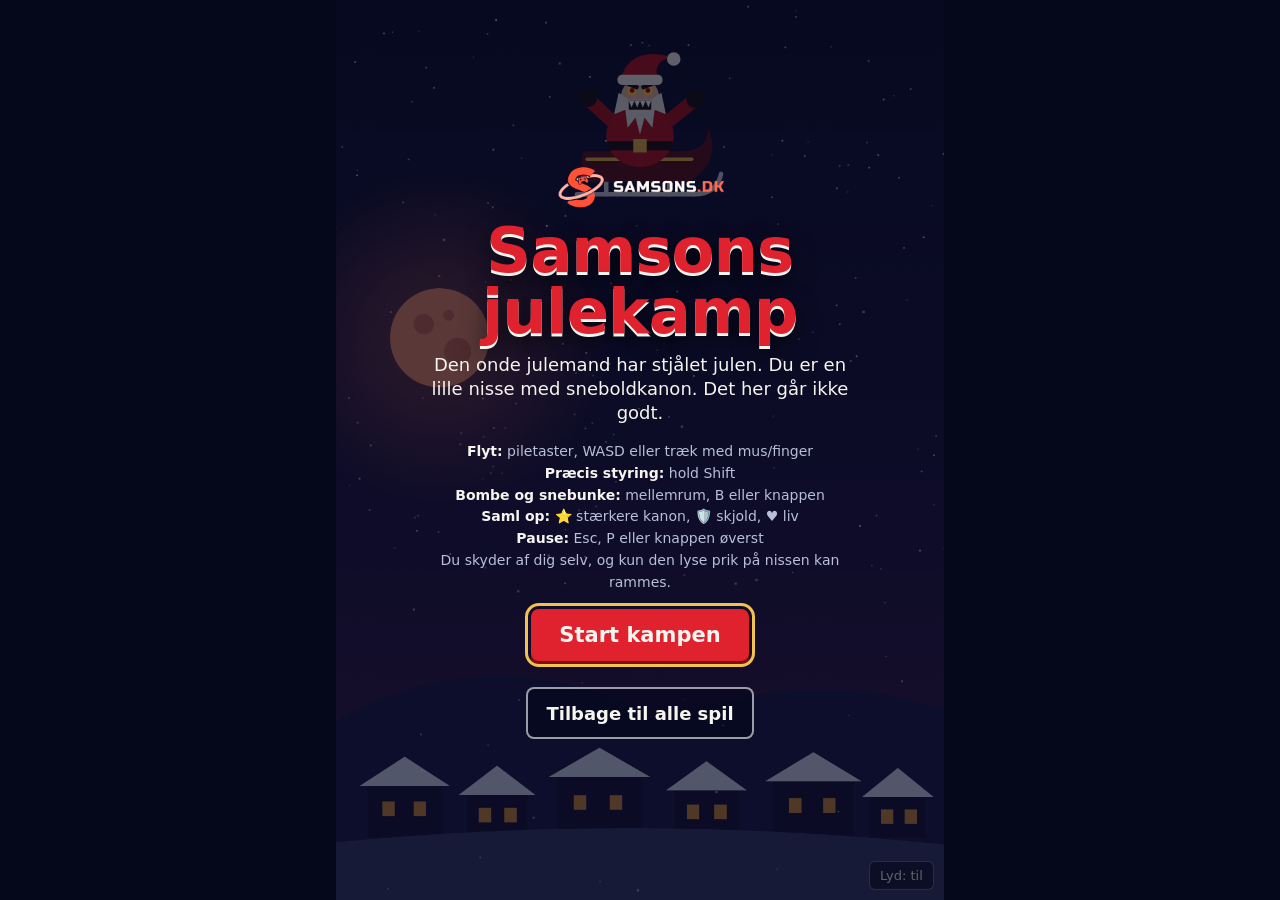
<file: docs/samsonsjulekamp/index.html>
<!doctype html>
<html lang="da">
<head>
  <meta charset="utf-8">
  <meta name="viewport" content="width=device-width, initial-scale=1, viewport-fit=cover">
  <meta name="theme-color" content="#0b1030">
  <title>Samsons julekamp</title>
  <link rel="icon" type="image/png" sizes="32x32" href="../logo/favicon-32.png">
  <link rel="icon" type="image/svg+xml" href="../logo/favicon.svg">
  <link rel="apple-touch-icon" href="../logo/apple-touch-icon.png">
  <link rel="stylesheet" href="style.css">
</head>
<body>
  <main id="stage">
    <canvas id="canvas" width="540" height="800" aria-label="Spillet Samsons julekamp"></canvas>

    <button id="pause" type="button" tabindex="-1" aria-label="Pause" hidden>II</button>
    <button id="bomb" type="button" tabindex="-1" hidden>Bombe</button>
    <button id="mute" type="button" aria-label="Slå lyd til eller fra">Lyd: til</button>

    <section id="overlay">
      <div class="panel">
        <a class="logo-link" href="../"><img src="../logo/header.png" alt="Samsons.dk – alle spil"></a>
        <h1 id="overlay-title"></h1>
        <p id="overlay-body"></p>
        <p id="overlay-help" class="help">
          <b>Flyt:</b> piletaster, WASD eller træk med mus/finger<br>
          <b>Præcis styring:</b> hold Shift<br>
          <b>Bombe og snebunke:</b> mellemrum, B eller knappen<br>
          <b>Saml op:</b> ⭐ stærkere kanon, 🛡️ skjold, ♥ liv<br>
          <b>Pause:</b> Esc, P eller knappen øverst<br>
          Du skyder af dig selv, og kun den lyse prik på nissen kan rammes.
        </p>
        <div id="overlay-gifts" class="gifts" hidden></div>
        <button id="overlay-button" type="button"></button>
        <p id="overlay-stats" class="stats"></p>
        <a class="back" href="../">Tilbage til alle spil</a>
      </div>
    </section>
  </main>
  <script src="game.js"></script>
</body>
</html>
</file>
<file: docs/style.css>
:root {
  --night: #0b1030;
  --deep: #05071a;
  --red: #e0222f;
  --gold: #f2c14e;
  --snow: #f6f4ee;
  --muted: #b9bfd8;
}

* {
  box-sizing: border-box;
}

html {
  min-height: 100%;
  background: var(--deep);
}

body {
  min-height: 100vh;
  min-height: 100dvh;
  margin: 0;
  background: linear-gradient(#0b1030, #05071a 70%);
  color: var(--snow);
  font-family: system-ui, -apple-system, "Segoe UI", sans-serif;
}

.page {
  width: min(100%, 960px);
  margin: 0 auto;
  padding: 40px 16px 56px;
}

.site-header {
  margin-bottom: 24px;
}

.site-logo {
  display: block;
  width: min(100%, 620px);
  height: auto;
  margin-left: -1%;
}

h1 {
  margin: 4px 0 0;
  font-size: clamp(26px, 5vw, 36px);
  font-weight: 900;
  line-height: 1.1;
  letter-spacing: -0.01em;
}

.banners {
  display: grid;
  gap: 20px;
}

.banner {
  position: relative;
  display: block;
  aspect-ratio: 5 / 2;
  overflow: hidden;
  border-radius: 14px;
  background: var(--night);
  color: var(--snow);
  text-decoration: none;
  transition: transform 0.15s ease;
}

.banner:hover {
  transform: translateY(-3px);
}

.banner:focus-visible {
  outline: 3px solid var(--gold);
  outline-offset: 3px;
}

.banner img {
  display: block;
  width: 100%;
  height: 100%;
  object-fit: cover;
  object-position: right center;
}

.banner-text {
  position: absolute;
  inset: 0;
  display: flex;
  flex-direction: column;
  justify-content: flex-start;
  align-items: flex-start;
  gap: 8px;
  padding: clamp(16px, 4vw, 34px);
  background: linear-gradient(90deg, rgba(5, 7, 26, 0.86), rgba(5, 7, 26, 0) 62%);
}

.banner-title {
  font-size: clamp(30px, 6.4vw, 56px);
  font-weight: 900;
  line-height: 1.02;
  letter-spacing: -0.01em;
}

.banner-tagline {
  max-width: 22em;
  font-size: clamp(16px, 2.4vw, 21px);
  line-height: 1.3;
}

@media (max-width: 560px) {
  .banner {
    aspect-ratio: auto;
  }

  .banner img {
    height: auto;
    aspect-ratio: 16 / 10;
  }

  .banner-text {
    position: static;
    background: none;
  }
}
</file>
<file: public/style.css>
:root {
  --night: #0b1030;
  --red: #e0222f;
  --gold: #f2c14e;
  --snow: #f6f4ee;
  --muted: #b9bfd8;
}

* {
  box-sizing: border-box;
}

[hidden] {
  display: none !important;
}

html,
body {
  height: 100%;
  margin: 0;
  overflow: hidden;
  overscroll-behavior: none;
}

body {
  display: grid;
  place-items: center;
  background: #05071a;
  color: var(--snow);
  font-family: system-ui, -apple-system, "Segoe UI", sans-serif;
}

#stage {
  position: relative;
  width: min(100vw, calc(100vh * 540 / 800));
  width: min(100vw, calc(100dvh * 540 / 800));
  aspect-ratio: 540 / 800;
  overflow: hidden;
  background: var(--night);
  user-select: none;
  -webkit-user-select: none;
  -webkit-touch-callout: none;
  -webkit-tap-highlight-color: transparent;
}

button {
  touch-action: manipulation;
}

#canvas {
  display: block;
  width: 100%;
  height: 100%;
  touch-action: none;
}

#mute {
  position: absolute;
  right: 10px;
  bottom: 10px;
  padding: 6px 10px;
  border: 1px solid rgba(255, 255, 255, 0.35);
  border-radius: 6px;
  background: rgba(5, 7, 26, 0.6);
  color: var(--snow);
  font: inherit;
  font-size: 13px;
  cursor: pointer;
}

#bomb {
  position: absolute;
  right: 10px;
  bottom: 52px;
  min-width: 92px;
  padding: 14px 12px;
  border: 0;
  border-radius: 8px;
  background: var(--gold);
  color: #2a1712;
  font: inherit;
  font-size: 18px;
  font-weight: 800;
  cursor: pointer;
  touch-action: none;
}

#bomb:disabled {
  background: rgba(5, 7, 26, 0.6);
  color: var(--muted);
  cursor: default;
}

#overlay {
  position: absolute;
  inset: 0;
  display: grid;
  place-items: center;
  padding: 16px;
  background: rgba(5, 7, 26, 0.62);
}

.panel {
  width: 100%;
  max-width: 420px;
  text-align: center;
}

h1 {
  margin: 0 0 10px;
  color: var(--red);
  font-size: clamp(38px, 11vmin, 62px);
  font-weight: 900;
  line-height: 0.98;
  letter-spacing: -0.01em;
  text-shadow: 0 3px 0 var(--snow), 0 8px 24px rgba(0, 0, 0, 0.7);
}

.panel p {
  margin: 0 0 16px;
  font-size: 18px;
  line-height: 1.35;
}

.panel .help {
  color: var(--muted);
  font-size: 14px;
  line-height: 1.55;
}

.panel .help b {
  color: var(--snow);
}

.panel .stats {
  margin: 14px 0 0;
  color: var(--gold);
  font-size: 15px;
}

.gifts {
  display: grid;
  grid-template-columns: repeat(3, 1fr);
  gap: 10px;
  margin-bottom: 18px;
}

.gifts button {
  display: grid;
  place-items: center;
  align-content: center;
  gap: 4px;
  min-height: 92px;
  padding: 6px;
  border: 2px solid var(--gold);
  border-radius: 8px;
  background: rgba(35, 163, 90, 0.35);
  color: var(--snow);
  font: inherit;
  font-size: 44px;
  line-height: 1;
  cursor: pointer;
}

.gifts button:hover:not(:disabled) {
  background: rgba(35, 163, 90, 0.6);
}

.gifts button:disabled {
  background: rgba(242, 193, 78, 0.18);
  cursor: default;
}

.gifts small {
  font-size: 13px;
  font-weight: 700;
  line-height: 1.15;
}

#overlay-button {
  min-width: 200px;
  padding: 14px 28px;
  border: 0;
  border-radius: 8px;
  background: var(--red);
  color: var(--snow);
  font: inherit;
  font-size: 21px;
  font-weight: 800;
  cursor: pointer;
  box-shadow: 0 5px 0 #7c0f18;
}

#overlay-button:hover {
  background: #f03340;
}

#overlay-button:active {
  transform: translateY(3px);
  box-shadow: 0 2px 0 #7c0f18;
}

#overlay-button:disabled {
  opacity: 0.5;
  cursor: default;
}

button:focus-visible {
  outline: 3px solid var(--gold);
  outline-offset: 3px;
}
</file>
<file: docs/samsonsjulekamp/style.css>
:root {
  --night: #0b1030;
  --red: #e0222f;
  --gold: #f2c14e;
  --snow: #f6f4ee;
  --muted: #b9bfd8;
}

* {
  box-sizing: border-box;
}

[hidden] {
  display: none !important;
}

html,
body {
  height: 100%;
  margin: 0;
  overflow: hidden;
  overscroll-behavior: none;
}

body {
  display: grid;
  place-items: center;
  background: #05071a;
  color: var(--snow);
  font-family: system-ui, -apple-system, "Segoe UI", sans-serif;
}

#stage {
  position: relative;
  width: min(100vw, calc(100vh * 540 / 800));
  width: min(100vw, calc(100dvh * 540 / 800));
  aspect-ratio: 540 / 800;
  overflow: hidden;
  background: var(--night);
  user-select: none;
  -webkit-user-select: none;
  -webkit-touch-callout: none;
  -webkit-tap-highlight-color: transparent;
}

button {
  touch-action: manipulation;
}

#canvas {
  display: block;
  width: 100%;
  height: 100%;
  touch-action: none;
}

#mute {
  position: absolute;
  right: 10px;
  bottom: 10px;
  padding: 6px 10px;
  border: 1px solid rgba(255, 255, 255, 0.35);
  border-radius: 6px;
  background: rgba(5, 7, 26, 0.6);
  color: var(--snow);
  font: inherit;
  font-size: 13px;
  cursor: pointer;
}

#pause {
  position: absolute;
  top: 38px;
  right: 10px;
  width: 60px;
  height: 54px;
  border: 1px solid rgba(255, 255, 255, 0.35);
  border-radius: 6px;
  background: rgba(5, 7, 26, 0.6);
  color: var(--snow);
  font: inherit;
  font-size: 22px;
  font-weight: 800;
  cursor: pointer;
  touch-action: none;
}

.panel .back {
  display: inline-flex;
  align-items: center;
  justify-content: center;
  min-width: 200px;
  min-height: 52px;
  margin-top: 12px;
  padding: 10px 18px;
  border: 2px solid rgba(255, 255, 255, 0.6);
  border-radius: 8px;
  background: rgba(5, 7, 26, 0.55);
  color: var(--snow);
  font-size: 18px;
  font-weight: 700;
  text-decoration: none;
}

.panel .back:focus-visible {
  outline: 3px solid var(--gold);
  outline-offset: 2px;
}

#bomb {
  position: absolute;
  right: 10px;
  bottom: 52px;
  min-width: 92px;
  padding: 14px 12px;
  border: 0;
  border-radius: 8px;
  background: var(--gold);
  color: #2a1712;
  font: inherit;
  font-size: 18px;
  font-weight: 800;
  cursor: pointer;
  touch-action: none;
}

#bomb:disabled {
  background: rgba(5, 7, 26, 0.6);
  color: var(--muted);
  cursor: default;
}

#overlay {
  position: absolute;
  inset: 0;
  display: grid;
  place-items: safe center;
  overflow-y: auto;
  padding: 16px;
  background: rgba(5, 7, 26, 0.62);
}

.panel {
  width: 100%;
  max-width: 420px;
  text-align: center;
}

.logo-link {
  display: block;
  width: min(46%, 170px);
  margin: 0 auto 8px;
}

.logo-link img {
  display: block;
  width: 100%;
  height: auto;
}

/* Telefon på tværs: start-knappen er vigtigere end logoet. */
@media (max-height: 480px) {
  .logo-link {
    display: none;
  }
}

h1 {
  margin: 0 0 10px;
  color: var(--red);
  font-size: clamp(38px, 11vmin, 62px);
  font-weight: 900;
  line-height: 0.98;
  letter-spacing: -0.01em;
  text-shadow: 0 3px 0 var(--snow), 0 8px 24px rgba(0, 0, 0, 0.7);
}

.panel p {
  margin: 0 0 16px;
  font-size: 18px;
  line-height: 1.35;
}

.panel .help {
  color: var(--muted);
  font-size: 14px;
  line-height: 1.55;
}

.panel .help b {
  color: var(--snow);
}

.panel .stats {
  margin: 14px 0 0;
  color: var(--gold);
  font-size: 15px;
}

.gifts {
  display: grid;
  grid-template-columns: repeat(3, 1fr);
  gap: 10px;
  margin-bottom: 18px;
}

.gifts button {
  display: grid;
  place-items: center;
  align-content: center;
  gap: 4px;
  min-height: 92px;
  padding: 6px;
  border: 2px solid var(--gold);
  border-radius: 8px;
  background: rgba(35, 163, 90, 0.35);
  color: var(--snow);
  font: inherit;
  font-size: 44px;
  line-height: 1;
  cursor: pointer;
}

.gifts button:hover:not(:disabled) {
  background: rgba(35, 163, 90, 0.6);
}

.gifts button:disabled {
  background: rgba(242, 193, 78, 0.18);
  cursor: default;
}

.gifts small {
  font-size: 13px;
  font-weight: 700;
  line-height: 1.15;
}

#overlay-button {
  min-width: 200px;
  padding: 14px 28px;
  border: 0;
  border-radius: 8px;
  background: var(--red);
  color: var(--snow);
  font: inherit;
  font-size: 21px;
  font-weight: 800;
  cursor: pointer;
  box-shadow: 0 5px 0 #7c0f18;
}

#overlay-button:hover {
  background: #f03340;
}

#overlay-button:active {
  transform: translateY(3px);
  box-shadow: 0 2px 0 #7c0f18;
}

#overlay-button:disabled {
  opacity: 0.5;
  cursor: default;
}

button:focus-visible {
  outline: 3px solid var(--gold);
  outline-offset: 3px;
}
</file>
